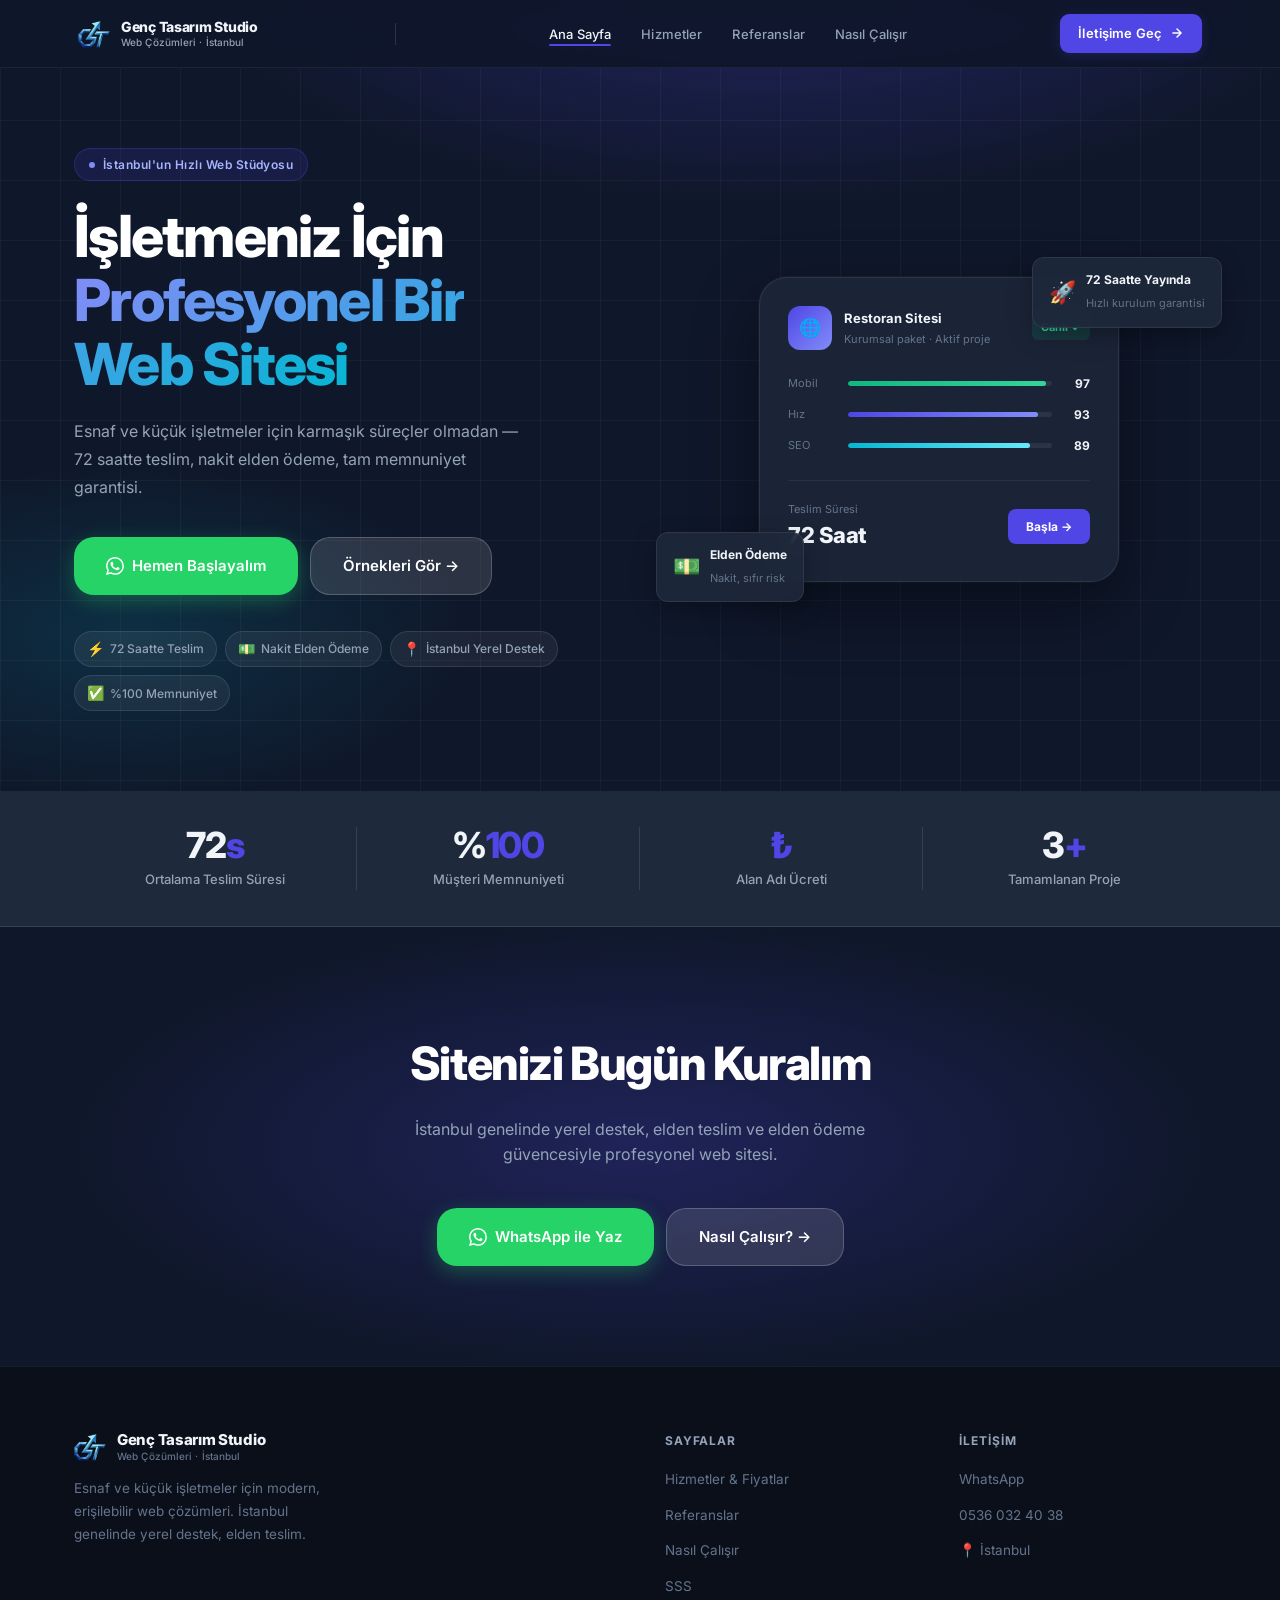
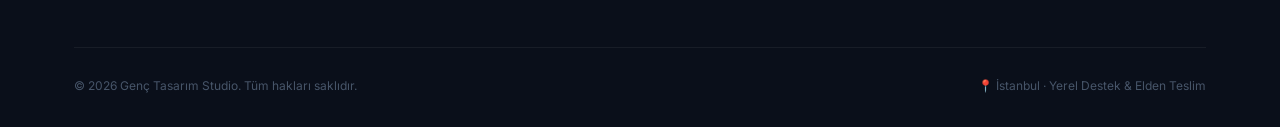
<file: index.html>
<!DOCTYPE html>
<html lang="tr">
<head>
  <meta charset="UTF-8"/>
  <meta name="viewport" content="width=device-width, initial-scale=1.0"/>
  <title>Genç Tasarım Studio | Profesyonel Web Tasarım İstanbul</title>
  <meta name="description" content="Esnaf ve küçük işletmeler için modern, hızlı ve uygun fiyatlı web siteleri. 72 saatte teslim, elden ödeme, İstanbul genelinde yerel destek."/>
  <meta name="google-site-verification" content="pBnDFkcJVhdK2CviImtxMLCGWLPEghedCFNo5Gbp8ew"/>
  <script type="application/ld+json">{"@context":"https://schema.org","@type":"LocalBusiness","name":"Genç Tasarım Studio","url":"https://genctasarim-studio.github.io/","telephone":"+905360324038","address":{"@type":"PostalAddress","addressLocality":"İstanbul","addressCountry":"TR"}}</script>
  <link rel="icon" type="image/png" href="images/favicon-yeni.png"/>
  <link rel="apple-touch-icon" href="images/favicon-yeni.png"/>
  <link rel="preconnect" href="https://fonts.googleapis.com"/>
  <link rel="preconnect" href="https://fonts.gstatic.com" crossorigin/>
  <link href="https://fonts.googleapis.com/css2?family=Inter:wght@400;500;600;700;800&display=swap" rel="stylesheet"/>
  <link rel="stylesheet" href="style.css"/>
</head>
<body class="dark" oncontextmenu="return false;">

<nav class="nav" role="navigation" aria-label="Ana menü">
  <div class="nav__inner">
    <a href="index.html" class="nav__logo" aria-label="Genç Tasarım Studio – Ana Sayfa">
      <img src="images/logo.png" alt="Genç Tasarım Studio logo" width="32" height="32"/>
      <div class="nav__logo-name">Genç Tasarım Studio<span>Web Çözümleri · İstanbul</span></div>
    </a>
    <div class="nav__sep" aria-hidden="true"></div>
    <ul class="nav__links" role="list">
      <li><a href="index.html" class="active">Ana Sayfa</a></li>
      <li><a href="hizmetler.html">Hizmetler</a></li>
      <li><a href="referanslar.html">Referanslar</a></li>
      <li><a href="nasil-calisir.html">Nasıl Çalışır</a></li>
    </ul>
    <div class="nav__right">
      <a href="https://wa.me/905360324038?text=Merhaba, web sitesi hakkında bilgi almak istiyorum." target="_blank" rel="noopener" class="btn btn--primary nav__cta-desktop">
        İletişime Geç
        <svg width="14" height="14" viewBox="0 0 24 24" fill="none" stroke="currentColor" stroke-width="2.5" stroke-linecap="round" stroke-linejoin="round" aria-hidden="true"><path d="M5 12h14M12 5l7 7-7 7"/></svg>
      </a>
      <button class="nav__hamburger" id="hamburger" aria-label="Menüyü aç/kapat"><span></span><span></span><span></span></button>
    </div>
  </div>
  <div class="nav__mobile" id="mobileMenu" role="menu">
    <a href="index.html" role="menuitem">Ana Sayfa</a>
    <a href="hizmetler.html" role="menuitem">Hizmetler</a>
    <a href="referanslar.html" role="menuitem">Referanslar</a>
    <a href="nasil-calisir.html" role="menuitem">Nasıl Çalışır</a>
    <a href="https://wa.me/905360324038" target="_blank" rel="noopener" class="mob-cta" role="menuitem">💬 WhatsApp ile Yaz</a>
  </div>
</nav>

<!-- HERO -->
<section class="hero" aria-label="Tanıtım">
  <div class="hero__inner container">
    <div class="reveal">
      <div class="hero__badge">
        <span class="hero__badge-dot"></span>
        İstanbul'un Hızlı Web Stüdyosu
      </div>
      <h1 class="hero__title">
        İşletmeniz İçin<br>
        <span class="grad">Profesyonel Bir<br>Web Sitesi</span>
      </h1>
      <p class="hero__sub">
        Esnaf ve küçük işletmeler için karmaşık süreçler olmadan — 72 saatte teslim, nakit elden ödeme, tam memnuniyet garantisi.
      </p>
      <div class="hero__actions">
        <a href="https://wa.me/905360324038?text=Merhaba, web sitesi yaptırmak istiyorum." target="_blank" rel="noopener" class="btn btn--wa btn--lg">
          <svg width="18" height="18" viewBox="0 0 16 16" fill="currentColor" aria-hidden="true"><path d="M13.601 2.326A7.85 7.85 0 0 0 7.994 0C3.627 0 .068 3.558.064 7.926c0 1.399.366 2.76 1.057 3.965L0 16l4.204-1.102a7.9 7.9 0 0 0 3.79.965h.004c4.368 0 7.926-3.558 7.93-7.93A7.9 7.9 0 0 0 13.6 2.326zM7.994 14.521a6.6 6.6 0 0 1-3.356-.92l-.24-.144-2.494.654.666-2.433-.156-.251a6.56 6.56 0 0 1-1.007-3.505c0-3.626 2.957-6.584 6.591-6.584a6.56 6.56 0 0 1 4.66 1.931 6.56 6.56 0 0 1 1.928 4.66c-.004 3.639-2.961 6.592-6.592 6.592m3.615-4.934c-.197-.099-1.17-.578-1.353-.646-.182-.065-.315-.099-.445.099-.133.197-.513.646-.627.775-.114.133-.232.148-.43.05-.197-.1-.836-.308-1.592-.985-.59-.525-.985-1.175-1.103-1.372-.114-.198-.011-.304.088-.403.087-.088.197-.232.296-.346.1-.114.133-.198.198-.33.065-.134.034-.248-.015-.347-.05-.099-.445-1.076-.612-1.47-.16-.389-.323-.335-.445-.34-.114-.007-.247-.007-.38-.007a.73.73 0 0 0-.529.247c-.182.198-.691.677-.691 1.654s.71 1.916.81 2.049c.098.133 1.394 2.132 3.383 2.992.47.205.84.326 1.129.418.475.152.904.129 1.246.08.38-.058 1.171-.48 1.338-.943.164-.464.164-.86.114-.943-.049-.084-.182-.133-.38-.232z"/></svg>
          Hemen Başlayalım
        </a>
        <a href="referanslar.html" class="btn btn--ghost btn--lg">Örnekleri Gör →</a>
      </div>
      <div class="hero__pills">
        <span class="hero__pill"><span class="hero__pill-icon">⚡</span>72 Saatte Teslim</span>
        <span class="hero__pill"><span class="hero__pill-icon">💵</span>Nakit Elden Ödeme</span>
        <span class="hero__pill"><span class="hero__pill-icon">📍</span>İstanbul Yerel Destek</span>
        <span class="hero__pill"><span class="hero__pill-icon">✅</span>%100 Memnuniyet</span>
      </div>
    </div>

    <div class="hero__visual reveal d2">
      <div class="hero__float hero__float--tl">
        <div class="fl__icon">🚀</div>
        <div class="fl__text"><strong>72 Saatte Yayında</strong><span>Hızlı kurulum garantisi</span></div>
      </div>
      <div class="hero__card">
        <div class="hcard__head">
          <div class="hcard__icon">🌐</div>
          <div><div class="hcard__label">Restoran Sitesi</div><div class="hcard__sub">Kurumsal paket · Aktif proje</div></div>
          <div class="hcard__badge">Canlı ✓</div>
        </div>
        <div class="hcard__scores">
          <div class="score__row"><span class="score__lbl">Mobil</span><div class="score__track"><div class="score__fill score__fill--green" style="width:97%"></div></div><span class="score__val">97</span></div>
          <div class="score__row"><span class="score__lbl">Hız</span><div class="score__track"><div class="score__fill" style="width:93%"></div></div><span class="score__val">93</span></div>
          <div class="score__row"><span class="score__lbl">SEO</span><div class="score__track"><div class="score__fill score__fill--cyan" style="width:89%"></div></div><span class="score__val">89</span></div>
        </div>
        <div class="hcard__divider"></div>
        <div class="hcard__footer">
          <div class="hcf__stat"><div class="lbl">Teslim Süresi</div><div class="val">72 Saat</div></div>
          <button class="hcard__btn" onclick="window.open('https://wa.me/905360324038','_blank')">Başla →</button>
        </div>
      </div>
      <div class="hero__float hero__float--br">
        <div class="fl__icon">💵</div>
        <div class="fl__text"><strong>Elden Ödeme</strong><span>Nakit, sıfır risk</span></div>
      </div>
    </div>
  </div>
</section>

<!-- STATS BAR -->
<div class="statsbar" aria-label="İstatistikler">
  <div class="statsbar__grid">
    <div class="stat__item reveal"><div class="stat__num">72<em>s</em></div><div class="stat__lbl">Ortalama Teslim Süresi</div></div>
    <div class="stat__item reveal d1"><div class="stat__num">%<em>100</em></div><div class="stat__lbl">Müşteri Memnuniyeti</div></div>
    <div class="stat__item reveal d2"><div class="stat__num"><em>₺</em></div><div class="stat__lbl">Alan Adı Ücreti</div></div>
    <div class="stat__item reveal d3"><div class="stat__num">3<em>+</em></div><div class="stat__lbl">Tamamlanan Proje</div></div>
  </div>
</div>

<!-- CTA BANNER -->
<div class="cta-banner" aria-labelledby="cta-title">
  <div class="container cta-banner__inner">
    <div class="reveal">
      <h2 id="cta-title">Sitenizi Bugün Kuralım</h2>
      <p>İstanbul genelinde yerel destek, elden teslim ve elden ödeme güvencesiyle profesyonel web sitesi.</p>
      <div class="cta-banner__btns">
        <a href="https://wa.me/905360324038?text=Merhaba, web sitesi yaptırmak istiyorum." target="_blank" rel="noopener" class="btn btn--wa btn--lg">
          <svg width="18" height="18" viewBox="0 0 16 16" fill="currentColor" aria-hidden="true"><path d="M13.601 2.326A7.85 7.85 0 0 0 7.994 0C3.627 0 .068 3.558.064 7.926c0 1.399.366 2.76 1.057 3.965L0 16l4.204-1.102a7.9 7.9 0 0 0 3.79.965h.004c4.368 0 7.926-3.558 7.93-7.93A7.9 7.9 0 0 0 13.6 2.326zM7.994 14.521a6.6 6.6 0 0 1-3.356-.92l-.24-.144-2.494.654.666-2.433-.156-.251a6.56 6.56 0 0 1-1.007-3.505c0-3.626 2.957-6.584 6.591-6.584a6.56 6.56 0 0 1 4.66 1.931 6.56 6.56 0 0 1 1.928 4.66c-.004 3.639-2.961 6.592-6.592 6.592m3.615-4.934c-.197-.099-1.17-.578-1.353-.646-.182-.065-.315-.099-.445.099-.133.197-.513.646-.627.775-.114.133-.232.148-.43.05-.197-.1-.836-.308-1.592-.985-.59-.525-.985-1.175-1.103-1.372-.114-.198-.011-.304.088-.403.087-.088.197-.232.296-.346.1-.114.133-.198.198-.33.065-.134.034-.248-.015-.347-.05-.099-.445-1.076-.612-1.47-.16-.389-.323-.335-.445-.34-.114-.007-.247-.007-.38-.007a.73.73 0 0 0-.529.247c-.182.198-.691.677-.691 1.654s.71 1.916.81 2.049c.098.133 1.394 2.132 3.383 2.992.47.205.84.326 1.129.418.475.152.904.129 1.246.08.38-.058 1.171-.48 1.338-.943.164-.464.164-.86.114-.943-.049-.084-.182-.133-.38-.232z"/></svg>
          WhatsApp ile Yaz
        </a>
        <a href="nasil-calisir.html" class="btn btn--ghost btn--lg">Nasıl Çalışır? →</a>
      </div>
    </div>
  </div>
</div>

<!-- FOOTER -->
<footer role="contentinfo">
  <div class="ft__inner">
    <div class="ft__top">
      <div class="ft__brand">
        <a href="index.html" class="nav__logo"><img src="images/logo.png" alt="" width="34" height="34"/><div class="nav__logo-name">Genç Tasarım Studio<span>Web Çözümleri · İstanbul</span></div></a>
        <p class="ft__brand-text">Esnaf ve küçük işletmeler için modern, erişilebilir web çözümleri. İstanbul genelinde yerel destek, elden teslim.</p>
      </div>
      <div class="ft__col"><h5>Sayfalar</h5><ul><li><a href="hizmetler.html">Hizmetler & Fiyatlar</a></li><li><a href="referanslar.html">Referanslar</a></li><li><a href="nasil-calisir.html">Nasıl Çalışır</a></li><li><a href="nasil-calisir.html#sss">SSS</a></li></ul></div>
      <div class="ft__col"><h5>İletişim</h5><ul><li><a href="https://wa.me/905360324038" target="_blank" rel="noopener">WhatsApp</a></li><li><a href="tel:+905360324038">0536 032 40 38</a></li><li><a href="#">📍 İstanbul</a></li></ul></div>
    </div>
    <div class="ft__divider"></div>
    <div class="ft__bottom">
      <p class="ft__copy">© 2026 Genç Tasarım Studio. Tüm hakları saklıdır.</p>
      <div class="ft__loc">📍 İstanbul · Yerel Destek &amp; Elden Teslim</div>
    </div>
  </div>
</footer>


<script src="script.js"></script>
</body>
</html>
</file>
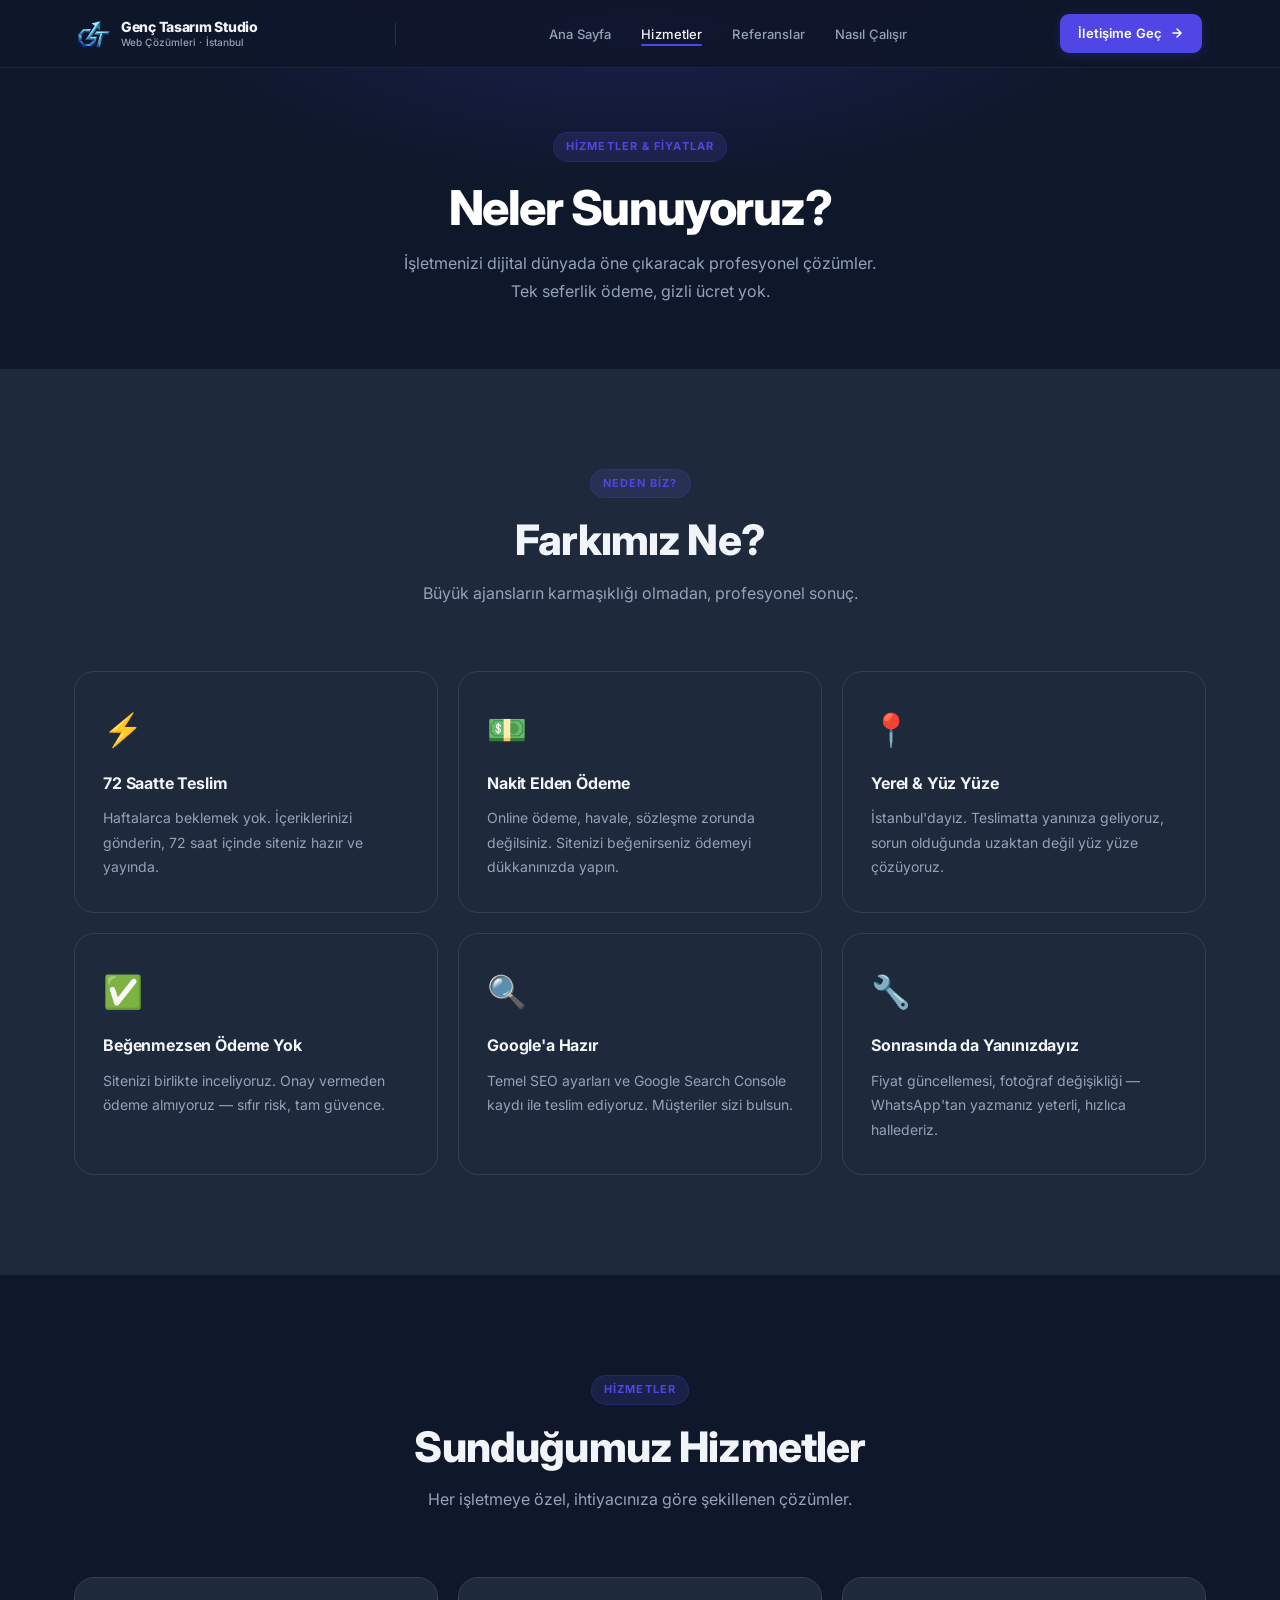
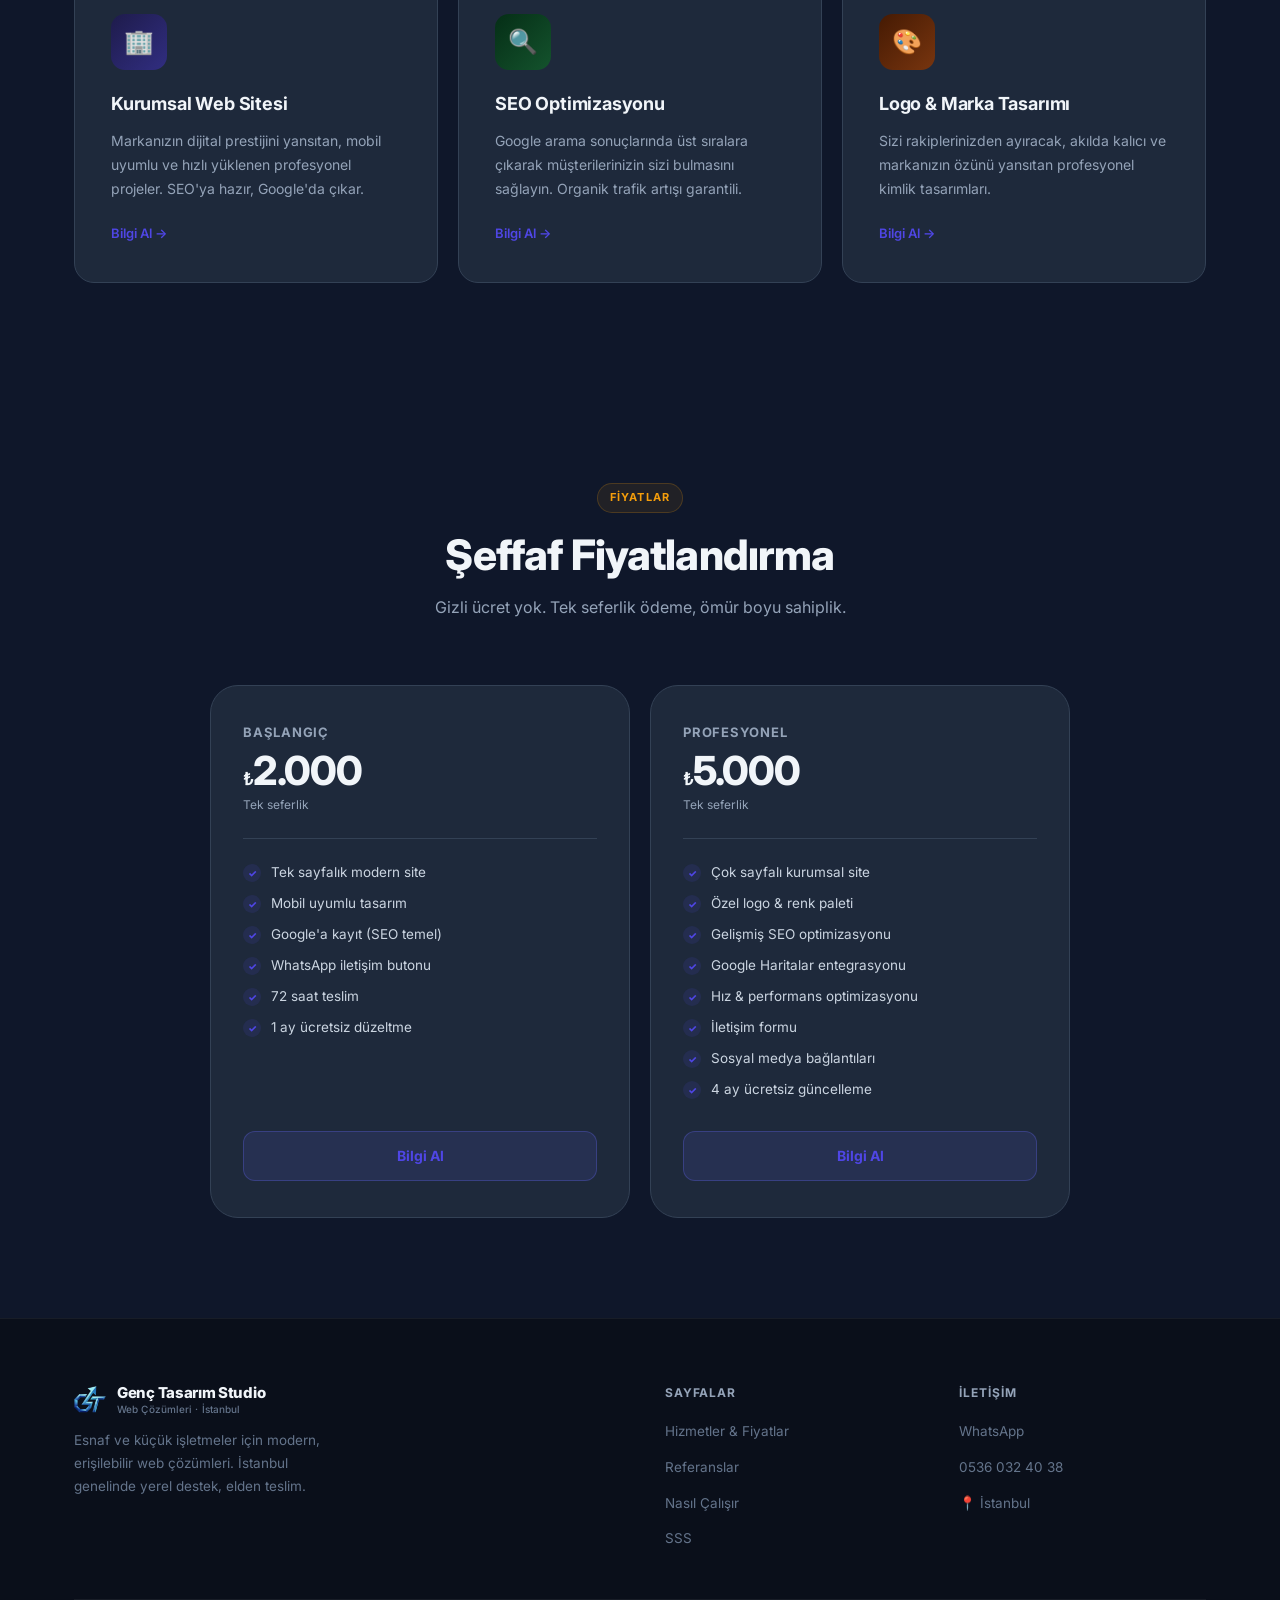
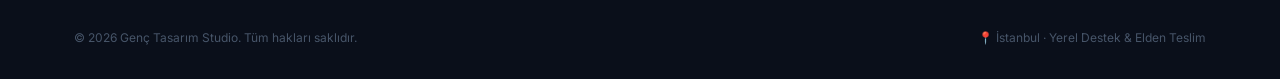
<file: hizmetler.html>
<!DOCTYPE html>
<html lang="tr">
<head>
  <meta charset="UTF-8"/>
  <meta name="viewport" content="width=device-width, initial-scale=1.0"/>
  <title>Hizmetler & Fiyatlar | Genç Tasarım Studio</title>
  <meta name="description" content="Web tasarım hizmetlerimiz ve fiyatlarımız. Kurumsal site, e-ticaret, SEO, logo tasarımı. Tek seferlik ödeme, gizli ücret yok."/>
  <link rel="icon" type="image/png" href="images/favicon-yeni.png"/>
  <link rel="preconnect" href="https://fonts.googleapis.com"/>
  <link rel="preconnect" href="https://fonts.gstatic.com" crossorigin/>
  <link href="https://fonts.googleapis.com/css2?family=Inter:wght@400;500;600;700;800&display=swap" rel="stylesheet"/>
  <link rel="stylesheet" href="style.css"/>
</head>
<body class="dark" oncontextmenu="return false;">

<nav class="nav" role="navigation" aria-label="Ana menü">
  <div class="nav__inner">
    <a href="index.html" class="nav__logo" aria-label="Genç Tasarım Studio – Ana Sayfa">
      <img src="images/logo.png" alt="Genç Tasarım Studio logo" width="32" height="32"/>
      <div class="nav__logo-name">Genç Tasarım Studio<span>Web Çözümleri · İstanbul</span></div>
    </a>
    <div class="nav__sep" aria-hidden="true"></div>
    <ul class="nav__links" role="list">
      <li><a href="index.html">Ana Sayfa</a></li>
      <li><a href="hizmetler.html" class="active">Hizmetler</a></li>
      <li><a href="referanslar.html">Referanslar</a></li>
      <li><a href="nasil-calisir.html">Nasıl Çalışır</a></li>
    </ul>
    <div class="nav__right">
      <a href="https://wa.me/905360324038?text=Merhaba, web sitesi hakkında bilgi almak istiyorum." target="_blank" rel="noopener" class="btn btn--primary nav__cta-desktop">
        İletişime Geç
        <svg width="14" height="14" viewBox="0 0 24 24" fill="none" stroke="currentColor" stroke-width="2.5" stroke-linecap="round" stroke-linejoin="round" aria-hidden="true"><path d="M5 12h14M12 5l7 7-7 7"/></svg>
      </a>
      <button class="nav__hamburger" id="hamburger" aria-label="Menüyü aç/kapat"><span></span><span></span><span></span></button>
    </div>
  </div>
  <div class="nav__mobile" id="mobileMenu" role="menu">
    <a href="index.html" role="menuitem">Ana Sayfa</a>
    <a href="hizmetler.html" role="menuitem">Hizmetler</a>
    <a href="referanslar.html" role="menuitem">Referanslar</a>
    <a href="nasil-calisir.html" role="menuitem">Nasıl Çalışır</a>
    <a href="https://wa.me/905360324038" target="_blank" rel="noopener" class="mob-cta" role="menuitem">💬 WhatsApp ile Yaz</a>
  </div>
</nav>

<!-- PAGE HERO -->
<div class="page-hero">
  <div class="container">
    <div class="page-hero__inner reveal">
      <div class="tag">Hizmetler & Fiyatlar</div>
      <h1 class="page-hero__title">Neler Sunuyoruz?</h1>
      <p class="page-hero__sub">İşletmenizi dijital dünyada öne çıkaracak profesyonel çözümler. Tek seferlik ödeme, gizli ücret yok.</p>
    </div>
  </div>
</div>

<!-- NEDEN BİZ -->
<section class="section section--white why-us" id="neden-biz" aria-labelledby="why-title">
  <div class="container">
    <div class="sec-header reveal">
      <div class="tag">Neden Biz?</div>
      <h2 class="sec-title" id="why-title">Farkımız Ne?</h2>
      <p class="sec-sub">Büyük ajansların karmaşıklığı olmadan, profesyonel sonuç.</p>
    </div>
    <div class="why-grid">
      <div class="why-card reveal d1">
        <div class="why-icon">⚡</div>
        <h3>72 Saatte Teslim</h3>
        <p>Haftalarca beklemek yok. İçeriklerinizi gönderin, 72 saat içinde siteniz hazır ve yayında.</p>
      </div>
      <div class="why-card reveal d2">
        <div class="why-icon">💵</div>
        <h3>Nakit Elden Ödeme</h3>
        <p>Online ödeme, havale, sözleşme zorunda değilsiniz. Sitenizi beğenirseniz ödemeyi dükkanınızda yapın.</p>
      </div>
      <div class="why-card reveal d3">
        <div class="why-icon">📍</div>
        <h3>Yerel & Yüz Yüze</h3>
        <p>İstanbul'dayız. Teslimatta yanınıza geliyoruz, sorun olduğunda uzaktan değil yüz yüze çözüyoruz.</p>
      </div>
      <div class="why-card reveal d1">
        <div class="why-icon">✅</div>
        <h3>Beğenmezsen Ödeme Yok</h3>
        <p>Sitenizi birlikte inceliyoruz. Onay vermeden ödeme almıyoruz — sıfır risk, tam güvence.</p>
      </div>
      <div class="why-card reveal d2">
        <div class="why-icon">🔍</div>
        <h3>Google'a Hazır</h3>
        <p>Temel SEO ayarları ve Google Search Console kaydı ile teslim ediyoruz. Müşteriler sizi bulsun.</p>
      </div>
      <div class="why-card reveal d3">
        <div class="why-icon">🔧</div>
        <h3>Sonrasında da Yanınızdayız</h3>
        <p>Fiyat güncellemesi, fotoğraf değişikliği — WhatsApp'tan yazmanız yeterli, hızlıca hallederiz.</p>
      </div>
    </div>
  </div>
</section>

<!-- HİZMETLER -->
<section class="section section--gray services" id="hizmetler" aria-labelledby="svc-title">
  <div class="container">
    <div class="sec-header reveal">
      <div class="tag">Hizmetler</div>
      <h2 class="sec-title" id="svc-title">Sunduğumuz Hizmetler</h2>
      <p class="sec-sub">Her işletmeye özel, ihtiyacınıza göre şekillenen çözümler.</p>
    </div>
    <div class="svc-grid">
      <div class="svc-card reveal d1">
        <div class="svc-icon" style="background:linear-gradient(135deg,#1e1b4b,#312e81)">🏢</div>
        <h3>Kurumsal Web Sitesi</h3>
        <p>Markanızın dijital prestijini yansıtan, mobil uyumlu ve hızlı yüklenen profesyonel projeler. SEO'ya hazır, Google'da çıkar.</p>
        <a href="https://wa.me/905360324038?text=Kurumsal Web Sitesi hakkında bilgi almak istiyorum." target="_blank" rel="noopener" class="svc-link">Bilgi Al →</a>
      </div>
      <div class="svc-card reveal d2">
        <div class="svc-icon" style="background:linear-gradient(135deg,#052e16,#14532d)">🔍</div>
        <h3>SEO Optimizasyonu</h3>
        <p>Google arama sonuçlarında üst sıralara çıkarak müşterilerinizin sizi bulmasını sağlayın. Organik trafik artışı garantili.</p>
        <a href="https://wa.me/905360324038?text=SEO hakkında bilgi almak istiyorum." target="_blank" rel="noopener" class="svc-link">Bilgi Al →</a>
      </div>
      <div class="svc-card reveal d3">
        <div class="svc-icon" style="background:linear-gradient(135deg,#451a03,#78350f)">🎨</div>
        <h3>Logo & Marka Tasarımı</h3>
        <p>Sizi rakiplerinizden ayıracak, akılda kalıcı ve markanızın özünü yansıtan profesyonel kimlik tasarımları.</p>
        <a href="https://wa.me/905360324038?text=Logo Tasarımı hakkında bilgi almak istiyorum." target="_blank" rel="noopener" class="svc-link">Bilgi Al →</a>
      </div>
    </div>
  </div>
</section>

<!-- FİYATLAR -->
<section class="section section--white pricing" id="fiyatlar" aria-labelledby="price-title">
  <div class="container">
    <div class="sec-header reveal">
      <div class="tag amber">Fiyatlar</div>
      <h2 class="sec-title" id="price-title">Şeffaf Fiyatlandırma</h2>
      <p class="sec-sub">Gizli ücret yok. Tek seferlik ödeme, ömür boyu sahiplik.</p>
    </div>
    <div class="pricing__grid">
      <div class="price-card reveal d1">
        <div class="price-card__name">Başlangıç</div>
        <div class="price-card__price"><small>₺</small>2.000</div>
        <div class="price-card__note">Tek seferlik</div>
        <div class="price-card__divider"></div>
        <ul class="price-card__features">
          <li>Tek sayfalık modern site</li>
          <li>Mobil uyumlu tasarım</li>
          <li>Google'a kayıt (SEO temel)</li>
          <li>WhatsApp iletişim butonu</li>
          <li>72 saat teslim</li>
          <li>1 ay ücretsiz düzeltme</li>
        </ul>
        <a href="https://wa.me/905360324038?text=Başlangıç paket hakkında bilgi almak istiyorum." target="_blank" rel="noopener" class="price-btn price-btn--default">Bilgi Al</a>
      </div>
      <div class="price-card reveal d2">
        <div class="price-card__name">Profesyonel</div>
        <div class="price-card__price"><small>₺</small>5.000</div>
        <div class="price-card__note">Tek seferlik</div>
        <div class="price-card__divider"></div>
        <ul class="price-card__features">
          <li>Çok sayfalı kurumsal site</li>
          <li>Özel logo & renk paleti</li>
          <li>Gelişmiş SEO optimizasyonu</li>
          <li>Google Haritalar entegrasyonu</li>
          <li>Hız & performans optimizasyonu</li>
          <li>İletişim formu</li>
          <li>Sosyal medya bağlantıları</li>
          <li>4 ay ücretsiz güncelleme</li>
        </ul>
        <a href="https://wa.me/905360324038?text=Profesyonel paket hakkında bilgi almak istiyorum." target="_blank" rel="noopener" class="price-btn price-btn--default">Bilgi Al</a>
      </div>
    </div>
  </div>
</section>

<!-- FOOTER -->
<footer role="contentinfo">
  <div class="ft__inner">
    <div class="ft__top">
      <div class="ft__brand">
        <a href="index.html" class="nav__logo"><img src="images/logo.png" alt="" width="34" height="34"/><div class="nav__logo-name">Genç Tasarım Studio<span>Web Çözümleri · İstanbul</span></div></a>
        <p class="ft__brand-text">Esnaf ve küçük işletmeler için modern, erişilebilir web çözümleri. İstanbul genelinde yerel destek, elden teslim.</p>
      </div>
      <div class="ft__col"><h5>Sayfalar</h5><ul><li><a href="hizmetler.html">Hizmetler & Fiyatlar</a></li><li><a href="referanslar.html">Referanslar</a></li><li><a href="nasil-calisir.html">Nasıl Çalışır</a></li><li><a href="nasil-calisir.html#sss">SSS</a></li></ul></div>
      <div class="ft__col"><h5>İletişim</h5><ul><li><a href="https://wa.me/905360324038" target="_blank" rel="noopener">WhatsApp</a></li><li><a href="tel:+905360324038">0536 032 40 38</a></li><li><a href="#">📍 İstanbul</a></li></ul></div>
    </div>
    <div class="ft__divider"></div>
    <div class="ft__bottom">
      <p class="ft__copy">© 2026 Genç Tasarım Studio. Tüm hakları saklıdır.</p>
      <div class="ft__loc">📍 İstanbul · Yerel Destek &amp; Elden Teslim</div>
    </div>
  </div>
</footer>


<script src="script.js"></script>
</body>
</html>
</file>
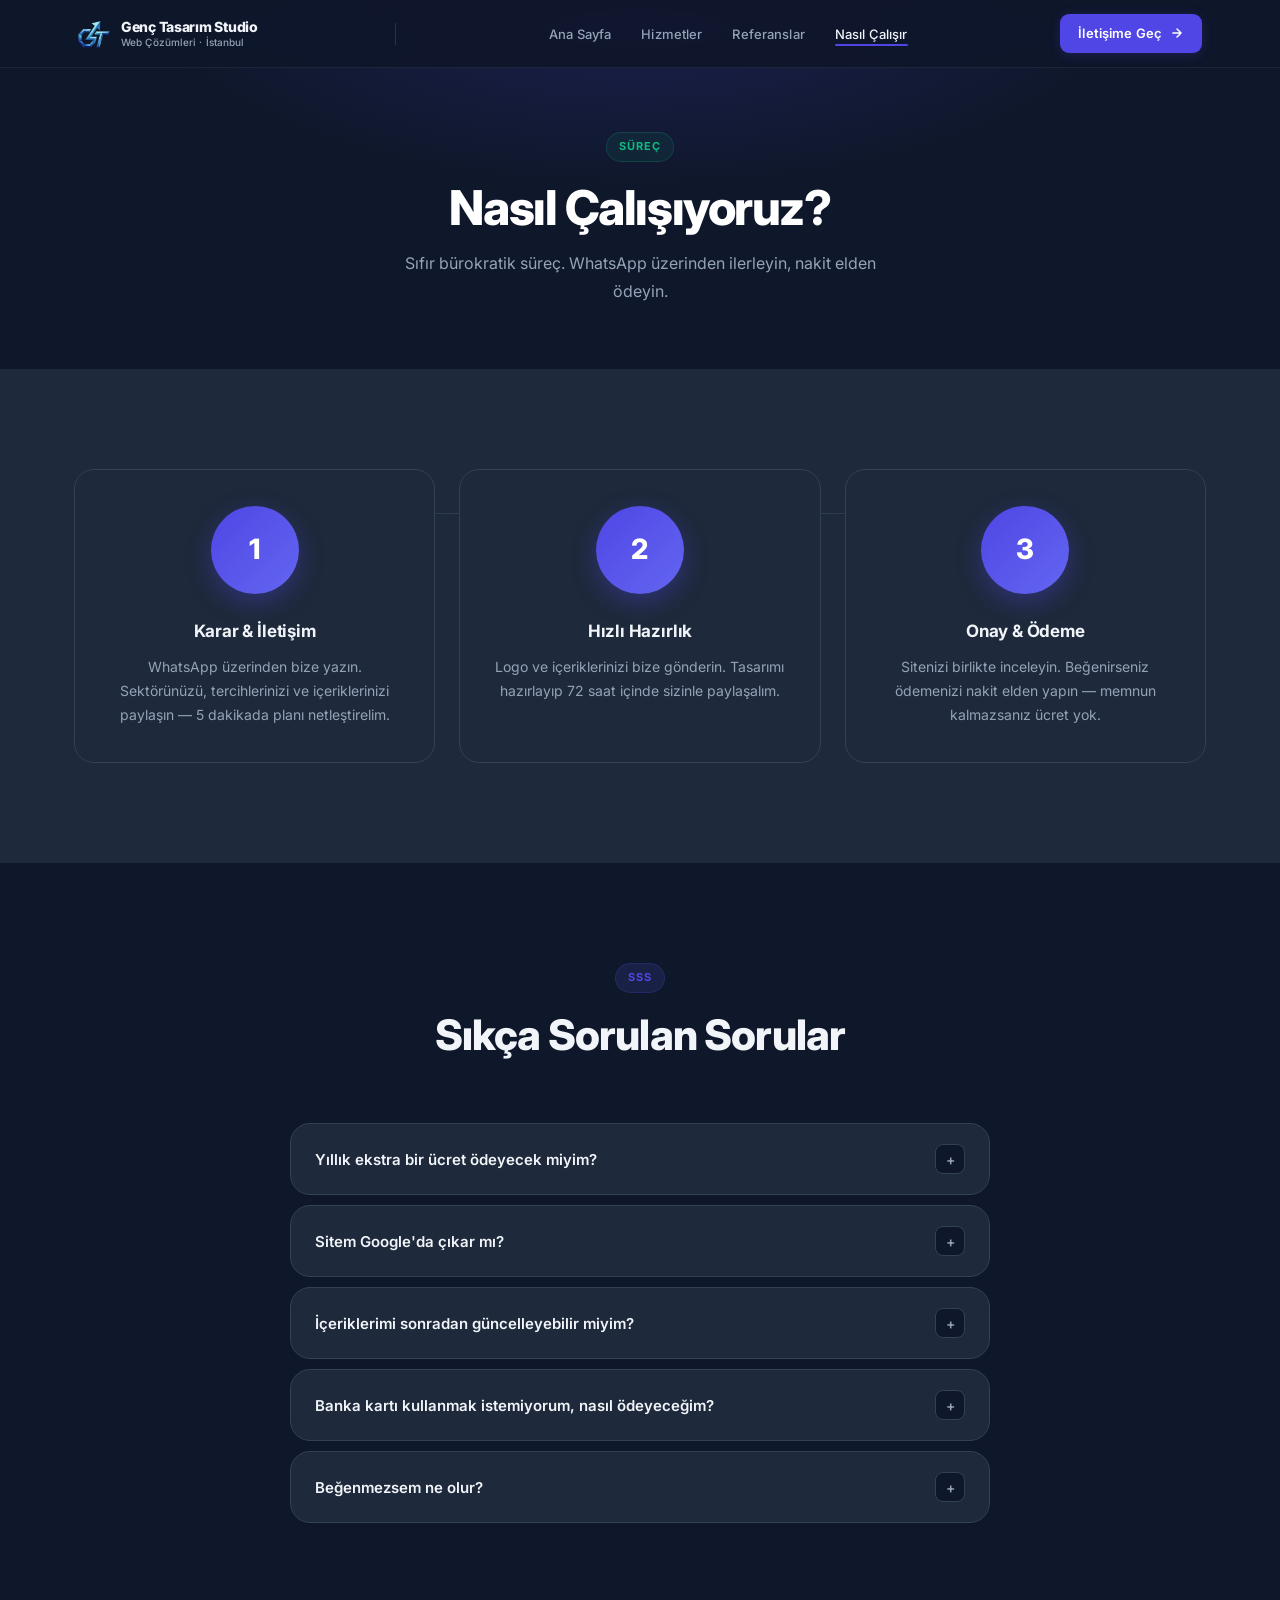
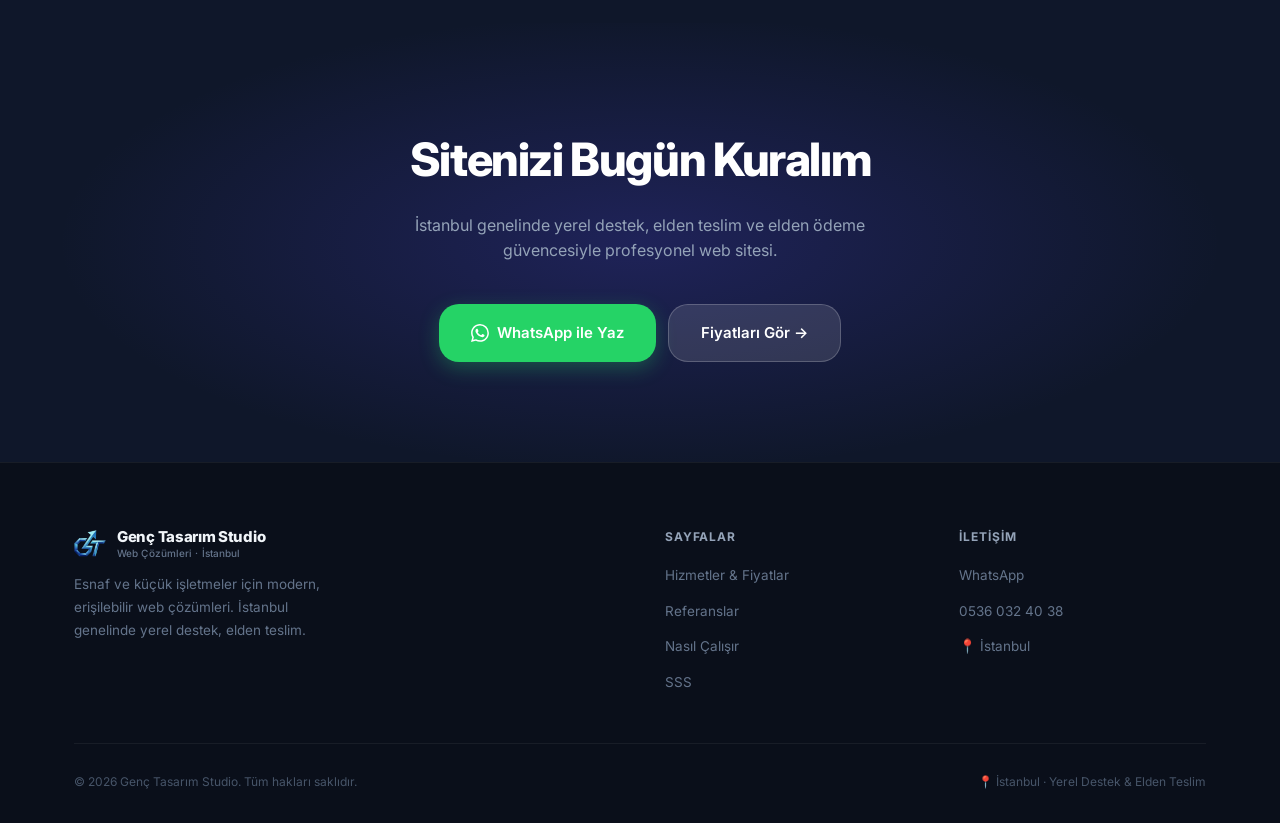
<file: nasil-calisir.html>
<!DOCTYPE html>
<html lang="tr">
<head>
  <meta charset="UTF-8"/>
  <meta name="viewport" content="width=device-width, initial-scale=1.0"/>
  <title>Nasıl Çalışır & SSS | Genç Tasarım Studio</title>
  <meta name="description" content="Web sitesi yaptırma süreci ve sıkça sorulan sorular. 3 adımda sitenizi hazırlayın, nakit elden ödeyin."/>
  <link rel="icon" type="image/png" href="images/favicon-yeni.png"/>
  <link rel="preconnect" href="https://fonts.googleapis.com"/>
  <link rel="preconnect" href="https://fonts.gstatic.com" crossorigin/>
  <link href="https://fonts.googleapis.com/css2?family=Inter:wght@400;500;600;700;800&display=swap" rel="stylesheet"/>
  <link rel="stylesheet" href="style.css"/>
</head>
<body class="dark" oncontextmenu="return false;">

<nav class="nav" role="navigation" aria-label="Ana menü">
  <div class="nav__inner">
    <a href="index.html" class="nav__logo" aria-label="Genç Tasarım Studio – Ana Sayfa">
      <img src="images/logo.png" alt="Genç Tasarım Studio logo" width="32" height="32"/>
      <div class="nav__logo-name">Genç Tasarım Studio<span>Web Çözümleri · İstanbul</span></div>
    </a>
    <div class="nav__sep" aria-hidden="true"></div>
    <ul class="nav__links" role="list">
      <li><a href="index.html">Ana Sayfa</a></li>
      <li><a href="hizmetler.html">Hizmetler</a></li>
      <li><a href="referanslar.html">Referanslar</a></li>
      <li><a href="nasil-calisir.html" class="active">Nasıl Çalışır</a></li>
    </ul>
    <div class="nav__right">
      <a href="https://wa.me/905360324038?text=Merhaba, web sitesi hakkında bilgi almak istiyorum." target="_blank" rel="noopener" class="btn btn--primary nav__cta-desktop">
        İletişime Geç
        <svg width="14" height="14" viewBox="0 0 24 24" fill="none" stroke="currentColor" stroke-width="2.5" stroke-linecap="round" stroke-linejoin="round" aria-hidden="true"><path d="M5 12h14M12 5l7 7-7 7"/></svg>
      </a>
      <button class="nav__hamburger" id="hamburger" aria-label="Menüyü aç/kapat"><span></span><span></span><span></span></button>
    </div>
  </div>
  <div class="nav__mobile" id="mobileMenu" role="menu">
    <a href="index.html" role="menuitem">Ana Sayfa</a>
    <a href="hizmetler.html" role="menuitem">Hizmetler</a>
    <a href="referanslar.html" role="menuitem">Referanslar</a>
    <a href="nasil-calisir.html" role="menuitem">Nasıl Çalışır</a>
    <a href="https://wa.me/905360324038" target="_blank" rel="noopener" class="mob-cta" role="menuitem">💬 WhatsApp ile Yaz</a>
  </div>
</nav>

<!-- PAGE HERO -->
<div class="page-hero">
  <div class="container">
    <div class="page-hero__inner reveal">
      <div class="tag green">Süreç</div>
      <h1 class="page-hero__title">Nasıl Çalışıyoruz?</h1>
      <p class="page-hero__sub">Sıfır bürokratik süreç. WhatsApp üzerinden ilerleyin, nakit elden ödeyin.</p>
    </div>
  </div>
</div>

<!-- SÜREÇ -->
<section class="section section--white process" aria-labelledby="proc-title">
  <div class="container">
    <div class="proc-grid">
      <div class="proc-card reveal d1">
        <div class="proc-num">1</div>
        <h3>Karar & İletişim</h3>
        <p>WhatsApp üzerinden bize yazın. Sektörünüzü, tercihlerinizi ve içeriklerinizi paylaşın — 5 dakikada planı netleştirelim.</p>
      </div>
      <div class="proc-card reveal d2">
        <div class="proc-num">2</div>
        <h3>Hızlı Hazırlık</h3>
        <p>Logo ve içeriklerinizi bize gönderin. Tasarımı hazırlayıp 72 saat içinde sizinle paylaşalım.</p>
      </div>
      <div class="proc-card reveal d3">
        <div class="proc-num">3</div>
        <h3>Onay & Ödeme</h3>
        <p>Sitenizi birlikte inceleyin. Beğenirseniz ödemenizi nakit elden yapın — memnun kalmazsanız ücret yok.</p>
      </div>
    </div>
  </div>
</section>

<!-- SSS -->
<section class="section section--gray" id="sss" aria-labelledby="faq-title">
  <div class="container">
    <div class="sec-header reveal">
      <div class="tag">SSS</div>
      <h2 class="sec-title" id="faq-title">Sıkça Sorulan Sorular</h2>
    </div>
    <div class="faq__list" role="list">

      <div class="faq__item reveal" role="listitem">
        <button class="faq__q" aria-expanded="false">
          Yıllık ekstra bir ücret ödeyecek miyim?
          <span class="faq__icon" aria-hidden="true">+</span>
        </button>
        <div class="faq__a">
          Tasarım için tek seferlik ödeme yaparsınız. Bunun dışında sadece alan adı (domain) için yılda küçük bir teknik altyapı bedeli ödenir — bu ücret doğrudan kayıt şirketine gider, bize değil.
        </div>
      </div>

      <div class="faq__item reveal d1" role="listitem">
        <button class="faq__q" aria-expanded="false">
          Sitem Google'da çıkar mı?
          <span class="faq__icon" aria-hidden="true">+</span>
        </button>
        <div class="faq__a">
          Evet. Tüm sitelerimizi Google Search Console'a kayıt ederek temel SEO ayarlarıyla teslim ediyoruz. Müşterileriniz adınızı veya hizmetinizi aradığında sizi bulabilir.
        </div>
      </div>

      <div class="faq__item reveal d2" role="listitem">
        <button class="faq__q" aria-expanded="false">
          İçeriklerimi sonradan güncelleyebilir miyim?
          <span class="faq__icon" aria-hidden="true">+</span>
        </button>
        <div class="faq__a">
          Kesinlikle. Fiyat, menü veya fotoğraf değişikliği için WhatsApp'tan yazmanız yeterli. Paketinize göre belirli süre içinde ücretsiz güncelleme yapıyoruz.
        </div>
      </div>

      <div class="faq__item reveal d3" role="listitem">
        <button class="faq__q" aria-expanded="false">
          Banka kartı kullanmak istemiyorum, nasıl ödeyeceğim?
          <span class="faq__icon" aria-hidden="true">+</span>
        </button>
        <div class="faq__a">
          Hiç dert etmeyin. İş bitiminde size geliyoruz ve ödemenizi dükkanınızda nakit elden yapıyorsunuz. Online ödeme zorunluluğu yok.
        </div>
      </div>

      <div class="faq__item reveal d4" role="listitem">
        <button class="faq__q" aria-expanded="false">
          Beğenmezsem ne olur?
          <span class="faq__icon" aria-hidden="true">+</span>
        </button>
        <div class="faq__a">
          Siteyi birlikte inceliyoruz ve sizden onay aldıktan sonra ödeme alıyoruz. Beğenmezseniz değişiklik yapıyoruz; yine de memnun kalmazsanız herhangi bir ücret ödemiyorsunuz.
        </div>
      </div>

    </div>
  </div>
</section>

<!-- CTA BANNER -->
<div class="cta-banner" aria-labelledby="cta-title">
  <div class="container cta-banner__inner">
    <div class="reveal">
      <h2 id="cta-title">Sitenizi Bugün Kuralım</h2>
      <p>İstanbul genelinde yerel destek, elden teslim ve elden ödeme güvencesiyle profesyonel web sitesi.</p>
      <div class="cta-banner__btns">
        <a href="https://wa.me/905360324038?text=Merhaba, web sitesi yaptırmak istiyorum." target="_blank" rel="noopener" class="btn btn--wa btn--lg">
          <svg width="18" height="18" viewBox="0 0 16 16" fill="currentColor" aria-hidden="true"><path d="M13.601 2.326A7.85 7.85 0 0 0 7.994 0C3.627 0 .068 3.558.064 7.926c0 1.399.366 2.76 1.057 3.965L0 16l4.204-1.102a7.9 7.9 0 0 0 3.79.965h.004c4.368 0 7.926-3.558 7.93-7.93A7.9 7.9 0 0 0 13.6 2.326zM7.994 14.521a6.6 6.6 0 0 1-3.356-.92l-.24-.144-2.494.654.666-2.433-.156-.251a6.56 6.56 0 0 1-1.007-3.505c0-3.626 2.957-6.584 6.591-6.584a6.56 6.56 0 0 1 4.66 1.931 6.56 6.56 0 0 1 1.928 4.66c-.004 3.639-2.961 6.592-6.592 6.592m3.615-4.934c-.197-.099-1.17-.578-1.353-.646-.182-.065-.315-.099-.445.099-.133.197-.513.646-.627.775-.114.133-.232.148-.43.05-.197-.1-.836-.308-1.592-.985-.59-.525-.985-1.175-1.103-1.372-.114-.198-.011-.304.088-.403.087-.088.197-.232.296-.346.1-.114.133-.198.198-.33.065-.134.034-.248-.015-.347-.05-.099-.445-1.076-.612-1.47-.16-.389-.323-.335-.445-.34-.114-.007-.247-.007-.38-.007a.73.73 0 0 0-.529.247c-.182.198-.691.677-.691 1.654s.71 1.916.81 2.049c.098.133 1.394 2.132 3.383 2.992.47.205.84.326 1.129.418.475.152.904.129 1.246.08.38-.058 1.171-.48 1.338-.943.164-.464.164-.86.114-.943-.049-.084-.182-.133-.38-.232z"/></svg>
          WhatsApp ile Yaz
        </a>
        <a href="hizmetler.html#fiyatlar" class="btn btn--ghost btn--lg">Fiyatları Gör →</a>
      </div>
    </div>
  </div>
</div>

<!-- FOOTER -->
<footer role="contentinfo">
  <div class="ft__inner">
    <div class="ft__top">
      <div class="ft__brand">
        <a href="index.html" class="nav__logo"><img src="images/logo.png" alt="" width="34" height="34"/><div class="nav__logo-name">Genç Tasarım Studio<span>Web Çözümleri · İstanbul</span></div></a>
        <p class="ft__brand-text">Esnaf ve küçük işletmeler için modern, erişilebilir web çözümleri. İstanbul genelinde yerel destek, elden teslim.</p>
      </div>
      <div class="ft__col"><h5>Sayfalar</h5><ul><li><a href="hizmetler.html">Hizmetler & Fiyatlar</a></li><li><a href="referanslar.html">Referanslar</a></li><li><a href="nasil-calisir.html">Nasıl Çalışır</a></li><li><a href="nasil-calisir.html#sss">SSS</a></li></ul></div>
      <div class="ft__col"><h5>İletişim</h5><ul><li><a href="https://wa.me/905360324038" target="_blank" rel="noopener">WhatsApp</a></li><li><a href="tel:+905360324038">0536 032 40 38</a></li><li><a href="#">📍 İstanbul</a></li></ul></div>
    </div>
    <div class="ft__divider"></div>
    <div class="ft__bottom">
      <p class="ft__copy">© 2026 Genç Tasarım Studio. Tüm hakları saklıdır.</p>
      <div class="ft__loc">📍 İstanbul · Yerel Destek &amp; Elden Teslim</div>
    </div>
  </div>
</footer>


<script src="script.js"></script>
</body>
</html>
</file>
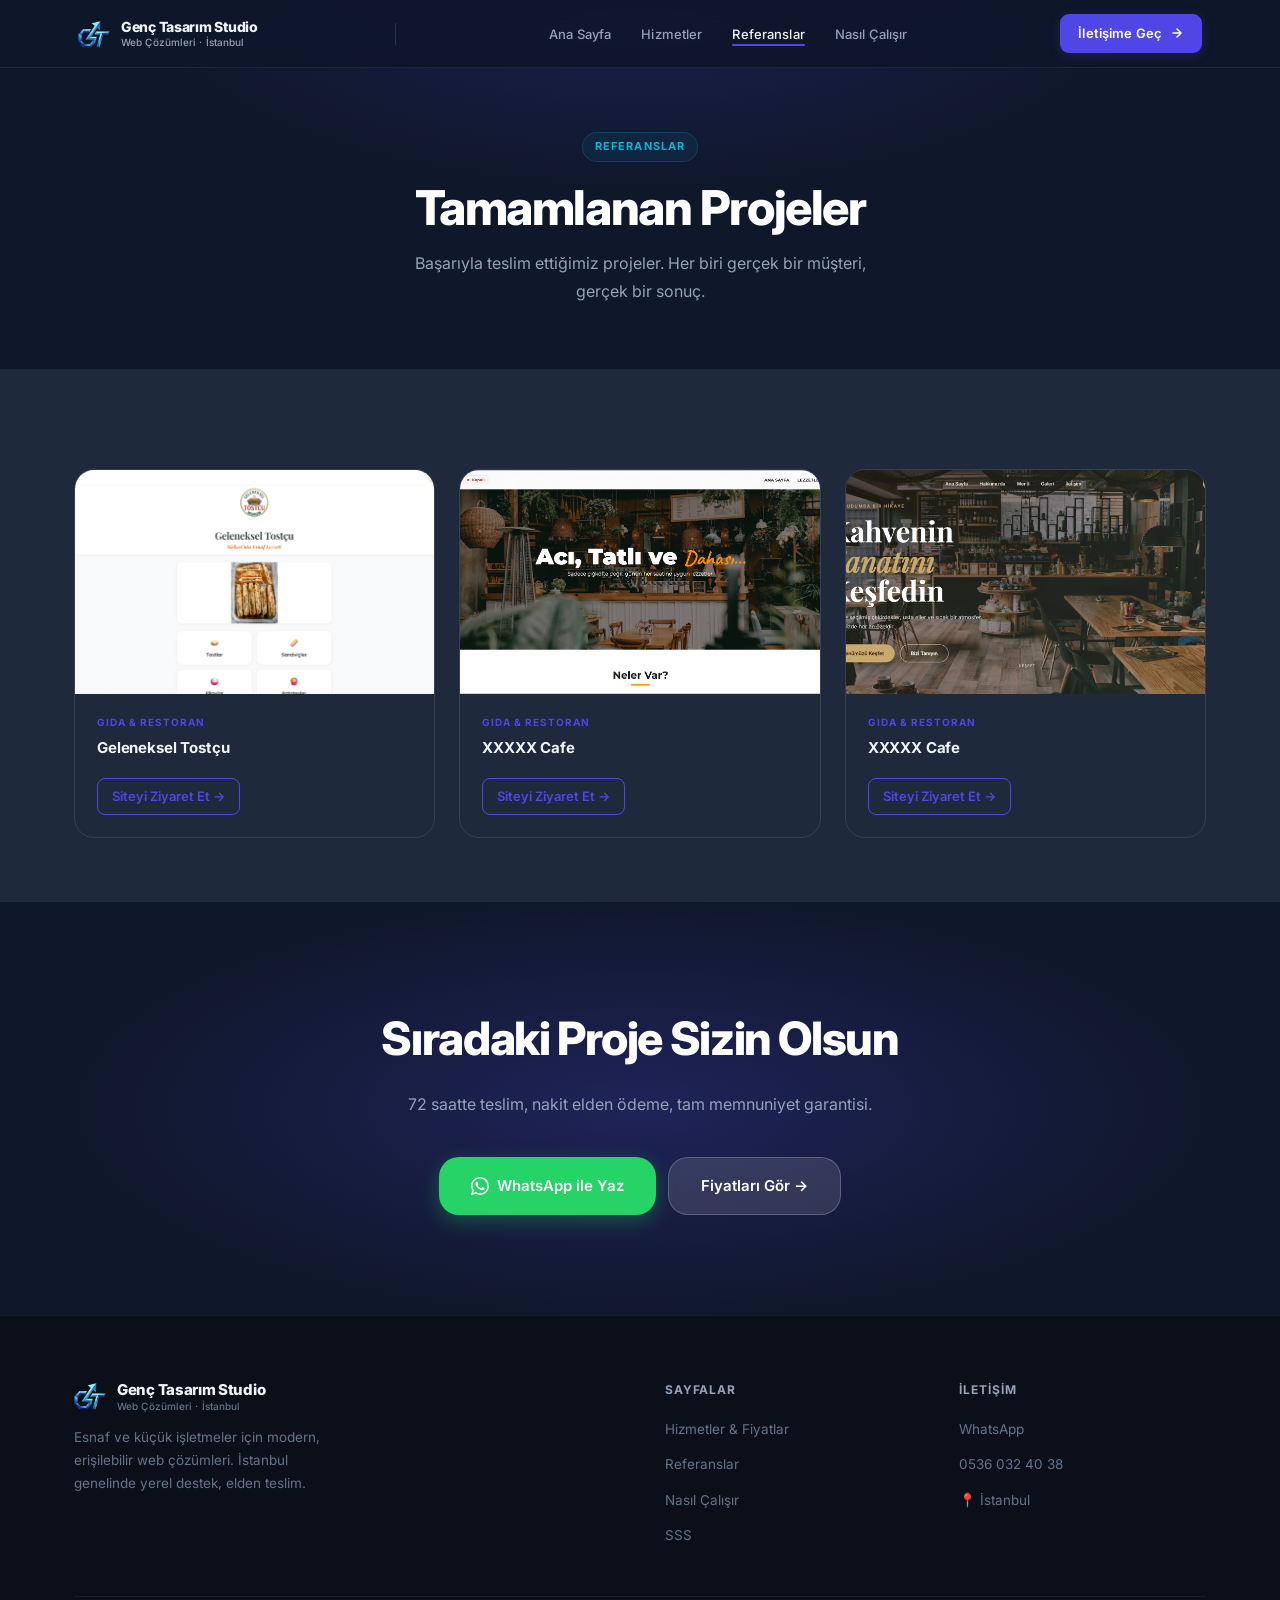
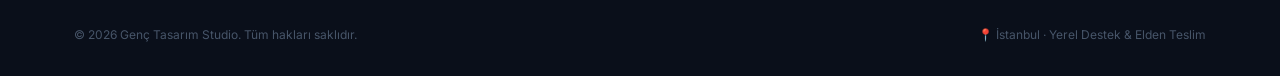
<file: referanslar.html>
<!DOCTYPE html>
<html lang="tr">
<head>
  <meta charset="UTF-8"/>
  <meta name="viewport" content="width=device-width, initial-scale=1.0"/>
  <title>Referanslar | Genç Tasarım Studio</title>
  <meta name="description" content="Genç Tasarım Studio tarafından tamamlanan web sitesi projeleri. Gerçek müşteriler, gerçek sonuçlar."/>
  <link rel="icon" type="image/png" href="images/favicon-yeni.png"/>
  <link rel="preconnect" href="https://fonts.googleapis.com"/>
  <link rel="preconnect" href="https://fonts.gstatic.com" crossorigin/>
  <link href="https://fonts.googleapis.com/css2?family=Inter:wght@400;500;600;700;800&display=swap" rel="stylesheet"/>
  <link rel="stylesheet" href="style.css"/>
</head>
<body class="dark" oncontextmenu="return false;">

<nav class="nav" role="navigation" aria-label="Ana menü">
  <div class="nav__inner">
    <a href="index.html" class="nav__logo" aria-label="Genç Tasarım Studio – Ana Sayfa">
      <img src="images/logo.png" alt="Genç Tasarım Studio logo" width="32" height="32"/>
      <div class="nav__logo-name">Genç Tasarım Studio<span>Web Çözümleri · İstanbul</span></div>
    </a>
    <div class="nav__sep" aria-hidden="true"></div>
    <ul class="nav__links" role="list">
      <li><a href="index.html">Ana Sayfa</a></li>
      <li><a href="hizmetler.html">Hizmetler</a></li>
      <li><a href="referanslar.html" class="active">Referanslar</a></li>
      <li><a href="nasil-calisir.html">Nasıl Çalışır</a></li>
    </ul>
    <div class="nav__right">
      <a href="https://wa.me/905360324038?text=Merhaba, web sitesi hakkında bilgi almak istiyorum." target="_blank" rel="noopener" class="btn btn--primary nav__cta-desktop">
        İletişime Geç
        <svg width="14" height="14" viewBox="0 0 24 24" fill="none" stroke="currentColor" stroke-width="2.5" stroke-linecap="round" stroke-linejoin="round" aria-hidden="true"><path d="M5 12h14M12 5l7 7-7 7"/></svg>
      </a>
      <button class="nav__hamburger" id="hamburger" aria-label="Menüyü aç/kapat"><span></span><span></span><span></span></button>
    </div>
  </div>
  <div class="nav__mobile" id="mobileMenu" role="menu">
    <a href="index.html" role="menuitem">Ana Sayfa</a>
    <a href="hizmetler.html" role="menuitem">Hizmetler</a>
    <a href="referanslar.html" role="menuitem">Referanslar</a>
    <a href="nasil-calisir.html" role="menuitem">Nasıl Çalışır</a>
    <a href="https://wa.me/905360324038" target="_blank" rel="noopener" class="mob-cta" role="menuitem">💬 WhatsApp ile Yaz</a>
  </div>
</nav>

<!-- PAGE HERO -->
<div class="page-hero">
  <div class="container">
    <div class="page-hero__inner reveal">
      <div class="tag cyan">Referanslar</div>
      <h1 class="page-hero__title">Tamamlanan Projeler</h1>
      <p class="page-hero__sub">Başarıyla teslim ettiğimiz projeler. Her biri gerçek bir müşteri, gerçek bir sonuç.</p>
    </div>
  </div>
</div>

<!-- PORTFOLIO -->
<section class="section section--white portfolio" aria-labelledby="pf-title" style="padding-bottom:64px">
  <div class="container">
    <div class="pf-grid pf-grid--centered">

      <div class="pf-card reveal d1">
        <div class="pf-img pf-ph--food">
          <img src="images/büfe.png" alt="Geleneksel Tostçu web sitesi" loading="lazy"
               onerror="this.parentElement.innerHTML='<span style=font-size:48px>🍕</span>'"/>
        </div>
        <div class="pf-body">
          <div class="pf-tag">Gıda & Restoran</div>
          <div class="pf-name">Geleneksel Tostçu</div>
          <a href="https://geleneksel-tostcu.github.io/" target="_blank" rel="noopener" class="pf-action">Siteyi Ziyaret Et →</a>
        </div>
      </div>
      <div class="pf-card reveal d1">
        <div class="pf-img pf-ph--food">
          <img src="images/cafe2.png" alt="XXXXX Cafe" loading="lazy"
               onerror="this.parentElement.innerHTML='<span style=font-size:48px>☕︎</span>'"/>
        </div>
        <div class="pf-body">
          <div class="pf-tag">Gıda & Restoran</div>
          <div class="pf-name">XXXXX Cafe</div>
          <a href="https://neva-cigkofte.github.io/" target="_blank" rel="noopener" class="pf-action">Siteyi Ziyaret Et →</a>
        </div>
      </div>
      <div class="pf-card reveal d1">
        <div class="pf-img pf-ph--food">
          <img src="images/cafe.png" alt="XXXXX Cafe" loading="lazy"
               onerror="this.parentElement.innerHTML='<span style=font-size:48px>☕︎</span>'"/>
        </div>
        <div class="pf-body">
          <div class="pf-tag">Gıda & Restoran</div>
          <div class="pf-name">XXXXX Cafe</div>
          <a href="https://cafeornek.github.io/cafe/" target="_blank" rel="noopener" class="pf-action">Siteyi Ziyaret Et →</a>
        </div>
      </div>
    </div>


  </div>
</section>

<!-- CTA BANNER -->
<div class="cta-banner" aria-labelledby="cta-title">
  <div class="container cta-banner__inner">
    <div class="reveal">
      <h2 id="cta-title">Sıradaki Proje Sizin Olsun</h2>
      <p>72 saatte teslim, nakit elden ödeme, tam memnuniyet garantisi.</p>
      <div class="cta-banner__btns">
        <a href="https://wa.me/905360324038?text=Merhaba, web sitesi yaptırmak istiyorum." target="_blank" rel="noopener" class="btn btn--wa btn--lg">
          <svg width="18" height="18" viewBox="0 0 16 16" fill="currentColor" aria-hidden="true"><path d="M13.601 2.326A7.85 7.85 0 0 0 7.994 0C3.627 0 .068 3.558.064 7.926c0 1.399.366 2.76 1.057 3.965L0 16l4.204-1.102a7.9 7.9 0 0 0 3.79.965h.004c4.368 0 7.926-3.558 7.93-7.93A7.9 7.9 0 0 0 13.6 2.326zM7.994 14.521a6.6 6.6 0 0 1-3.356-.92l-.24-.144-2.494.654.666-2.433-.156-.251a6.56 6.56 0 0 1-1.007-3.505c0-3.626 2.957-6.584 6.591-6.584a6.56 6.56 0 0 1 4.66 1.931 6.56 6.56 0 0 1 1.928 4.66c-.004 3.639-2.961 6.592-6.592 6.592m3.615-4.934c-.197-.099-1.17-.578-1.353-.646-.182-.065-.315-.099-.445.099-.133.197-.513.646-.627.775-.114.133-.232.148-.43.05-.197-.1-.836-.308-1.592-.985-.59-.525-.985-1.175-1.103-1.372-.114-.198-.011-.304.088-.403.087-.088.197-.232.296-.346.1-.114.133-.198.198-.33.065-.134.034-.248-.015-.347-.05-.099-.445-1.076-.612-1.47-.16-.389-.323-.335-.445-.34-.114-.007-.247-.007-.38-.007a.73.73 0 0 0-.529.247c-.182.198-.691.677-.691 1.654s.71 1.916.81 2.049c.098.133 1.394 2.132 3.383 2.992.47.205.84.326 1.129.418.475.152.904.129 1.246.08.38-.058 1.171-.48 1.338-.943.164-.464.164-.86.114-.943-.049-.084-.182-.133-.38-.232z"/></svg>
          WhatsApp ile Yaz
        </a>
        <a href="hizmetler.html" class="btn btn--ghost btn--lg">Fiyatları Gör →</a>
      </div>
    </div>
  </div>
</div>

<!-- FOOTER -->
<footer role="contentinfo">
  <div class="ft__inner">
    <div class="ft__top">
      <div class="ft__brand">
        <a href="index.html" class="nav__logo"><img src="images/logo.png" alt="" width="34" height="34"/><div class="nav__logo-name">Genç Tasarım Studio<span>Web Çözümleri · İstanbul</span></div></a>
        <p class="ft__brand-text">Esnaf ve küçük işletmeler için modern, erişilebilir web çözümleri. İstanbul genelinde yerel destek, elden teslim.</p>
      </div>
      <div class="ft__col"><h5>Sayfalar</h5><ul><li><a href="hizmetler.html">Hizmetler & Fiyatlar</a></li><li><a href="referanslar.html">Referanslar</a></li><li><a href="nasil-calisir.html">Nasıl Çalışır</a></li><li><a href="nasil-calisir.html#sss">SSS</a></li></ul></div>
      <div class="ft__col"><h5>İletişim</h5><ul><li><a href="https://wa.me/905360324038" target="_blank" rel="noopener">WhatsApp</a></li><li><a href="tel:+905360324038">0536 032 40 38</a></li><li><a href="#">📍 İstanbul</a></li></ul></div>
    </div>
    <div class="ft__divider"></div>
    <div class="ft__bottom">
      <p class="ft__copy">© 2026 Genç Tasarım Studio. Tüm hakları saklıdır.</p>
      <div class="ft__loc">📍 İstanbul · Yerel Destek &amp; Elden Teslim</div>
    </div>
  </div>
</footer>


<script src="script.js"></script>
</body>
</html>
</file>
<file: style.css>
/* =============================================
   GENÇ TASARIM STUDIO — style.css
   ============================================= */

*, *::before, *::after { margin: 0; padding: 0; box-sizing: border-box; }

:root {
  --indigo:        #4f46e5;
  --indigo-dark:   #3730a3;
  --indigo-light:  #6366f1;
  --indigo-glow:   rgba(79,70,229,0.12);
  --indigo-subtle: rgba(79,70,229,0.06);
  --cyan:          #06b6d4;
  --green:         #10b981;
  --amber:         #f59e0b;
  --red:           #ef4444;

  --bg:            #f8fafc;
  --bg-card:       #ffffff;
  --bg-dark:       #0f172a;
  --bg-dark-2:     #1e293b;

  --text:          #0f172a;
  --text-2:        #334155;
  --text-3:        #64748b;
  --text-4:        #94a3b8;
  --border:        #e2e8f0;
  --border-dark:   #334155;

  --font:          'Inter', 'Plus Jakarta Sans', sans-serif;
  --radius-sm:     8px;
  --radius:        12px;
  --radius-lg:     20px;
  --radius-xl:     28px;

  --shadow-sm:     0 1px 3px rgba(0,0,0,0.06), 0 1px 2px rgba(0,0,0,0.04);
  --shadow:        0 4px 16px rgba(0,0,0,0.07);
  --shadow-lg:     0 12px 40px rgba(0,0,0,0.10);
  --shadow-indigo: 0 8px 32px rgba(79,70,229,0.25);

  --nav-h:         68px;
  --max:           1180px;
}

html { scroll-behavior: smooth; overflow-x: hidden; }
body {
  font-family: var(--font);
  background: var(--bg);
  color: var(--text);
  line-height: 1.6;
  overflow-x: hidden;
  -webkit-tap-highlight-color: transparent;
}

/* ---- DARK MODE variables ---- */
body.dark {
  --bg:            #0f172a;
  --bg-card:       #1e293b;
  --text:          #f1f5f9;
  --text-2:        #cbd5e1;
  --text-3:        #94a3b8;
  --text-4:        #475569;
  --border:        #334155;
  --indigo-subtle: rgba(99,102,241,0.14);
  --indigo-glow:   rgba(99,102,241,0.18);
  --shadow:        0 4px 16px rgba(0,0,0,0.4);
  --shadow-lg:     0 12px 40px rgba(0,0,0,0.5);
  --shadow-indigo: 0 8px 32px rgba(79,70,229,0.4);
}

/* ---- SMOOTH THEME TRANSITION ---- */
body,
body *:not(svg):not(path):not(circle) {
  transition:
    background-color 0.25s ease,
    border-color     0.25s ease,
    color            0.25s ease,
    box-shadow       0.25s ease;
}
/* Keep animations & transforms unaffected */
.reveal, .hero__float, .score__fill, .bar-fill,
.btn, .svc-card, .pf-card, .proc-card, .price-card,
.faq__icon, .nav__links a::after {
  transition:
    background-color 0.25s ease,
    border-color     0.25s ease,
    color            0.25s ease,
    box-shadow       0.25s ease,
    transform        0.25s ease,
    opacity          0.25s ease,
    gap              0.2s ease,
    max-height       0.4s ease,
    padding          0.3s ease;
}

/* ============================================================
   UTILITIES
   ============================================================ */
.container { max-width: var(--max); margin: 0 auto; padding: 0 24px; }
.section { padding: 100px 0; }
.section--gray { background: var(--bg); }
.section--white { background: var(--bg-card); }

.tag {
  display: inline-flex; align-items: center; gap: 6px;
  font-size: 11px; font-weight: 700; letter-spacing: 0.1em; text-transform: uppercase;
  color: var(--indigo); background: var(--indigo-subtle);
  border: 1px solid rgba(79,70,229,0.2);
  padding: 5px 12px; border-radius: 50px;
  margin-bottom: 18px;
}
.tag.green  { color: var(--green);  background: rgba(16,185,129,0.08); border-color: rgba(16,185,129,0.2); }
.tag.cyan   { color: var(--cyan);   background: rgba(6,182,212,0.08);  border-color: rgba(6,182,212,0.2); }
.tag.amber  { color: var(--amber);  background: rgba(245,158,11,0.08); border-color: rgba(245,158,11,0.2); }

.sec-title {
  font-size: clamp(26px, 3.5vw, 42px);
  font-weight: 800; line-height: 1.15; color: var(--text);
  letter-spacing: -0.02em; margin-bottom: 14px;
}
.sec-sub {
  font-size: 16px; color: var(--text-3); max-width: 520px;
  line-height: 1.75;
}
.sec-header { text-align: center; margin-bottom: 64px; }
.sec-header .sec-sub { margin: 0 auto; }

.btn {
  display: inline-flex; align-items: center; gap: 8px;
  font-family: var(--font); font-size: 14px; font-weight: 600;
  padding: 13px 26px; border-radius: var(--radius); border: none;
  cursor: pointer; text-decoration: none; transition: all 0.2s; white-space: nowrap;
}
.btn--primary {
  background: var(--indigo); color: #fff;
  box-shadow: var(--shadow-indigo);
}
.btn--primary:hover { background: var(--indigo-dark); transform: translateY(-2px); box-shadow: 0 12px 36px rgba(79,70,229,0.35); }
.btn--outline {
  background: transparent; color: var(--text-2);
  border: 1.5px solid var(--border);
}
.btn--outline:hover { border-color: var(--indigo); color: var(--indigo); background: var(--indigo-subtle); }
.btn--ghost {
  background: rgba(255,255,255,0.12); color: #fff;
  border: 1.5px solid rgba(255,255,255,0.2);
}
.btn--ghost:hover { background: rgba(255,255,255,0.22); }
.btn--wa { background: #25d366; color: #fff; box-shadow: 0 6px 20px rgba(37,211,102,0.3); }
.btn--wa:hover { background: #1db954; transform: translateY(-2px); box-shadow: 0 10px 28px rgba(37,211,102,0.4); }
.btn--lg { padding: 16px 32px; font-size: 15px; border-radius: var(--radius-lg); }

/* ============================================================
   NAVBAR
   ============================================================ */
.nav {
  position: fixed; top: 0; left: 0; right: 0; z-index: 900;
  height: var(--nav-h);
  background: rgba(255,255,255,0.92);
  backdrop-filter: blur(24px) saturate(180%);
  -webkit-backdrop-filter: blur(24px) saturate(180%);
  border-bottom: 1px solid rgba(0,0,0,0.07);
  transition: background 0.3s, border-color 0.3s, box-shadow 0.3s;
}
body.dark .nav {
  background: rgba(15,23,42,0.94);
  border-bottom-color: rgba(255,255,255,0.06);
}
.nav.scrolled {
  box-shadow: 0 1px 24px rgba(0,0,0,0.08);
}
body.dark .nav.scrolled { box-shadow: 0 1px 24px rgba(0,0,0,0.5); }

.nav__inner {
  max-width: var(--max); margin: 0 auto; padding: 0 28px;
  height: 100%; display: flex; align-items: center;
  justify-content: space-between; gap: 24px;
}

/* Logo */
.nav__logo {
  display: flex; align-items: center; gap: 11px;
  text-decoration: none; flex-shrink: 0;
}
.nav__logo img { width: 32px; height: 32px; object-fit: contain; }
.nav__logo-name {
  font-size: 14px; font-weight: 800; color: var(--text);
  line-height: 1.2; letter-spacing: -0.02em;
}
.nav__logo-name span {
  display: block; font-size: 10px; font-weight: 500;
  color: var(--text-3); letter-spacing: 0.01em; margin-top: 1px;
}

/* Divider between logo and links */
.nav__sep {
  width: 1px; height: 22px; background: var(--border);
  flex-shrink: 0; opacity: 0.7;
}

/* Links */
.nav__links {
  display: flex; align-items: center; gap: 0; list-style: none;
}
.nav__links a {
  position: relative;
  padding: 8px 15px; border-radius: var(--radius-sm);
  color: var(--text-3); font-size: 13px; font-weight: 500;
  text-decoration: none;
  transition: color 0.18s;
  letter-spacing: 0.01em;
}
.nav__links a::after {
  content: '';
  position: absolute; bottom: 4px; left: 15px; right: 15px; height: 1.5px;
  background: var(--indigo); border-radius: 2px;
  transform: scaleX(0); transition: transform 0.2s;
}
.nav__links a:hover { color: var(--text); }
.nav__links a:hover::after { transform: scaleX(1); }

/* Right side */
.nav__right { display: flex; align-items: center; gap: 6px; flex-shrink: 0; }

/* Status dot */
.nav__status {
  display: flex; align-items: center; gap: 5px;
  font-size: 11.5px; font-weight: 600; color: #059669;
  padding: 5px 11px; border-radius: 50px;
  background: rgba(5,150,105,0.07);
  border: 1px solid rgba(5,150,105,0.18);
  letter-spacing: 0.01em;
}
.nav__status-dot {
  width: 6px; height: 6px; border-radius: 50%;
  background: #10b981; flex-shrink: 0;
  animation: pulse 2.2s ease-in-out infinite;
}
@keyframes pulse { 0%,100%{opacity:1;transform:scale(1)} 50%{opacity:0.55;transform:scale(1.35)} }

/* CTA button */
.nav__cta-desktop {
  padding: 9px 18px !important;
  font-size: 13px !important;
  border-radius: 9px !important;
  font-weight: 600 !important;
  letter-spacing: 0.01em;
  box-shadow: 0 2px 12px rgba(79,70,229,0.22) !important;
}
.nav__cta-desktop:hover {
  transform: translateY(-1px) !important;
  box-shadow: 0 6px 20px rgba(79,70,229,0.32) !important;
}

/* Hamburger */
.nav__hamburger {
  display: none; flex-direction: column; gap: 5px;
  background: none; border: none; cursor: pointer; padding: 6px;
}
.nav__hamburger span {
  display: block; width: 20px; height: 1.5px;
  background: var(--text-2); border-radius: 2px; transition: all 0.3s;
}
.nav__hamburger.open span:nth-child(1) { transform: translateY(6.5px) rotate(45deg); }
.nav__hamburger.open span:nth-child(2) { opacity: 0; transform: scaleX(0); }
.nav__hamburger.open span:nth-child(3) { transform: translateY(-6.5px) rotate(-45deg); }

/* Mobile menu */
.nav__mobile {
  display: none; position: fixed; top: var(--nav-h); left: 0; right: 0; z-index: 899;
  background: var(--bg-card); border-bottom: 1px solid var(--border);
  padding: 14px 20px 22px; flex-direction: column; gap: 2px;
  box-shadow: 0 16px 40px rgba(0,0,0,0.12);
}
.nav__mobile.open { display: flex; }
.nav__mobile a {
  padding: 11px 14px; border-radius: var(--radius-sm);
  color: var(--text-2); font-size: 14.5px; font-weight: 500;
  text-decoration: none; transition: all 0.18s;
}
.nav__mobile a:hover { background: var(--indigo-subtle); color: var(--indigo); }
.nav__mobile .mob-cta {
  margin-top: 10px; background: var(--indigo); color: #fff !important;
  text-align: center; border-radius: var(--radius); font-weight: 700;
}
.nav__mobile .mob-cta:hover { background: var(--indigo-dark); }

/* ============================================================
   HERO
   ============================================================ */
.hero {
  padding-top: calc(var(--nav-h) + 80px);
  padding-bottom: 80px;
  background: var(--bg-dark);
  position: relative; overflow: hidden;
}
.hero::before {
  content: '';
  position: absolute; inset: 0;
  background:
    radial-gradient(ellipse 80% 60% at 60% -10%, rgba(79,70,229,0.35) 0%, transparent 60%),
    radial-gradient(ellipse 50% 40% at 10% 80%, rgba(6,182,212,0.15) 0%, transparent 55%);
  pointer-events: none;
}
.hero::after {
  content: '';
  position: absolute; inset: 0;
  background-image:
    linear-gradient(rgba(255,255,255,0.035) 1px, transparent 1px),
    linear-gradient(90deg, rgba(255,255,255,0.035) 1px, transparent 1px);
  background-size: 60px 60px;
  pointer-events: none;
}

.hero__inner {
  max-width: var(--max); margin: 0 auto; padding: 0 24px;
  display: grid; grid-template-columns: 1fr 1fr; gap: 64px; align-items: center;
  position: relative; z-index: 2;
}

.hero__badge {
  display: inline-flex; align-items: center; gap: 8px;
  background: rgba(79,70,229,0.15); color: #a5b4fc;
  border: 1px solid rgba(79,70,229,0.3);
  padding: 6px 14px; border-radius: 50px;
  font-size: 12px; font-weight: 600; letter-spacing: 0.04em;
  margin-bottom: 24px;
}
.hero__badge-dot {
  width: 6px; height: 6px; border-radius: 50%;
  background: #818cf8; animation: pulse 2s infinite;
}

.hero__title {
  font-size: clamp(34px, 5vw, 58px);
  font-weight: 800; line-height: 1.1;
  color: #fff; letter-spacing: -0.03em;
  margin-bottom: 20px;
}
.hero__title .grad {
  background: linear-gradient(135deg, #818cf8 0%, #06b6d4 100%);
  -webkit-background-clip: text; -webkit-text-fill-color: transparent;
  background-clip: text;
}
.hero__sub {
  font-size: 16px; color: #94a3b8; line-height: 1.75;
  margin-bottom: 36px; max-width: 460px;
}
.hero__actions { display: flex; gap: 12px; flex-wrap: wrap; }

.hero__pills {
  display: flex; flex-wrap: wrap; gap: 8px; margin-top: 36px;
}
.hero__pill {
  display: flex; align-items: center; gap: 6px;
  background: rgba(255,255,255,0.06); border: 1px solid rgba(255,255,255,0.1);
  padding: 6px 12px; border-radius: 50px;
  font-size: 12px; color: #94a3b8; font-weight: 500;
}
.hero__pill-icon { font-size: 14px; }

/* Hero visual */
.hero__visual { display: flex; justify-content: center; align-items: center; position: relative; }

.hero__card {
  background: rgba(30,41,59,0.8);
  border: 1px solid rgba(255,255,255,0.08);
  border-radius: var(--radius-xl);
  padding: 28px;
  backdrop-filter: blur(16px);
  width: 100%; max-width: 360px;
  box-shadow: 0 24px 64px rgba(0,0,0,0.4), 0 0 0 1px rgba(255,255,255,0.04);
  position: relative; z-index: 2;
}

.hcard__head {
  display: flex; align-items: center; gap: 12px; margin-bottom: 24px;
}
.hcard__icon {
  width: 44px; height: 44px; border-radius: 12px;
  background: linear-gradient(135deg, #4f46e5, #818cf8);
  display: flex; align-items: center; justify-content: center; font-size: 18px;
  flex-shrink: 0;
}
.hcard__label { font-size: 13px; font-weight: 700; color: #f1f5f9; }
.hcard__sub   { font-size: 11px; color: #64748b; margin-top: 2px; }
.hcard__badge {
  margin-left: auto; background: rgba(16,185,129,0.15);
  color: #34d399; font-size: 11px; font-weight: 700;
  padding: 3px 9px; border-radius: 6px;
}

.hcard__scores { display: flex; flex-direction: column; gap: 12px; margin-bottom: 24px; }
.score__row   { display: flex; align-items: center; gap: 10px; }
.score__lbl   { font-size: 11px; color: #64748b; width: 50px; flex-shrink: 0; }
.score__track {
  flex: 1; height: 5px; background: rgba(255,255,255,0.07);
  border-radius: 3px; overflow: hidden;
}
.score__fill  {
  height: 100%; border-radius: 3px;
  background: linear-gradient(90deg, #4f46e5, #818cf8);
  transform-origin: left; animation: grow 1.4s cubic-bezier(0.4,0,0.2,1) forwards;
}
.score__fill--green { background: linear-gradient(90deg, #10b981, #34d399); }
.score__fill--cyan  { background: linear-gradient(90deg, #06b6d4, #67e8f9); }
@keyframes grow { from{transform:scaleX(0)} to{transform:scaleX(1)} }
.score__val { font-size: 12px; font-weight: 700; color: #f1f5f9; width: 28px; text-align: right; }

.hcard__divider { height: 1px; background: rgba(255,255,255,0.06); margin-bottom: 20px; }

.hcard__footer { display: flex; justify-content: space-between; align-items: center; }
.hcf__stat .lbl { font-size: 11px; color: #64748b; }
.hcf__stat .val { font-size: 22px; font-weight: 800; color: #f1f5f9; letter-spacing: -0.02em; }

.hcard__btn {
  background: var(--indigo); color: #fff;
  border: none; padding: 10px 18px; border-radius: var(--radius-sm);
  font-size: 12px; font-weight: 700; cursor: pointer;
  font-family: var(--font); transition: all 0.2s;
}
.hcard__btn:hover { background: var(--indigo-dark); transform: translateY(-1px); }

/* Float badges */
.hero__float {
  position: absolute; background: rgba(30,41,59,0.9);
  border: 1px solid rgba(255,255,255,0.08);
  border-radius: var(--radius); padding: 12px 16px;
  display: flex; align-items: center; gap: 10px;
  backdrop-filter: blur(12px); z-index: 3;
  box-shadow: 0 8px 24px rgba(0,0,0,0.3);
}
.hero__float--tl { top: -20px; right: -16px; animation: flt 4s ease-in-out infinite; }
.hero__float--br { bottom: -20px; left: -16px; animation: flt 4s ease-in-out infinite 1.5s; }
@keyframes flt { 0%,100%{transform:translateY(0)} 50%{transform:translateY(-8px)} }
.fl__icon { font-size: 22px; }
.fl__text strong { font-size: 12px; color: #f1f5f9; font-weight: 700; display: block; }
.fl__text span   { font-size: 11px; color: #64748b; }

/* ============================================================
   STATS BAR
   ============================================================ */
.statsbar {
  background: var(--bg-card);
  border-bottom: 1px solid var(--border);
  padding: 36px 0;
}
.statsbar__grid {
  max-width: var(--max); margin: 0 auto; padding: 0 24px;
  display: grid; grid-template-columns: repeat(4, 1fr);
  gap: 0;
}
.stat__item {
  text-align: center; padding: 0 16px;
  border-right: 1px solid var(--border);
}
.stat__item:last-child { border-right: none; }
.stat__num {
  font-size: 36px; font-weight: 800;
  color: var(--text); letter-spacing: -0.03em; line-height: 1;
  margin-bottom: 6px;
}
.stat__num em {
  font-style: normal; color: var(--indigo);
}
.stat__lbl { font-size: 13px; color: var(--text-3); font-weight: 500; }

/* ============================================================
   PAGE HERO (iç sayfalar)
   ============================================================ */
.page-hero {
  padding-top: calc(var(--nav-h) + 64px);
  padding-bottom: 64px;
  background: var(--bg-dark);
  position: relative; overflow: hidden;
}
.page-hero::before {
  content: '';
  position: absolute; inset: 0;
  background: radial-gradient(ellipse 60% 80% at 50% 0%, rgba(79,70,229,0.2) 0%, transparent 65%);
  pointer-events: none;
}
.page-hero__inner {
  position: relative; z-index: 2; text-align: center;
}
.page-hero__title {
  font-size: clamp(28px, 4vw, 48px);
  font-weight: 800; color: #fff;
  letter-spacing: -0.03em; line-height: 1.15;
  margin-bottom: 14px;
}
.page-hero__sub {
  font-size: 16px; color: #94a3b8;
  max-width: 500px; margin: 0 auto; line-height: 1.75;
}

/* Active nav link */
.nav__links a.active {
  color: var(--text);
}
.nav__links a.active::after {
  transform: scaleX(1);
}

/* ============================================================
   WHY US
   ============================================================ */
.why-grid {
  display: grid; grid-template-columns: repeat(3, 1fr); gap: 20px;
}
.why-card {
  background: var(--bg-card);
  border: 1px solid var(--border);
  border-radius: var(--radius-lg);
  padding: 32px 28px;
  transition: transform 0.7s cubic-bezier(0.22,1,0.36,1), box-shadow 0.7s cubic-bezier(0.22,1,0.36,1), border-color 0.7s ease !important;
}
.why-card:hover {
  transform: translateY(-5px);
  box-shadow: var(--shadow-lg);
  border-color: rgba(99,102,241,0.25);
}
.why-icon {
  font-size: 32px; margin-bottom: 16px; display: block;
}
.why-card h3 {
  font-size: 16px; font-weight: 700; color: var(--text);
  margin-bottom: 10px; letter-spacing: -0.01em;
}
.why-card p {
  font-size: 14px; color: var(--text-3); line-height: 1.75;
}

/* ============================================================
   SERVICES
   ============================================================ */
.services .svc-grid {
  display: grid; grid-template-columns: repeat(3, 1fr); gap: 20px;
}
.svc-card {
  background: var(--bg-card);
  border: 1px solid var(--border);
  border-radius: var(--radius-lg);
  padding: 36px;
  transition: transform 0.25s, box-shadow 0.25s, border-color 0.25s;
  position: relative; overflow: hidden;
}
.svc-card::before {
  content: ''; position: absolute; top: 0; left: 0; right: 0; height: 2px;
  background: linear-gradient(90deg, var(--indigo), var(--cyan));
  transform: scaleX(0); transition: transform 0.3s; transform-origin: left;
}
.svc-card:hover { transform: translateY(-6px); box-shadow: var(--shadow-lg); border-color: rgba(79,70,229,0.2); }
.svc-card:hover::before { transform: scaleX(1); }

.svc-icon {
  width: 56px; height: 56px; border-radius: 14px;
  display: flex; align-items: center; justify-content: center;
  font-size: 24px; margin-bottom: 20px;
}
.svc-card h3 {
  font-size: 18px; font-weight: 700; color: var(--text);
  margin-bottom: 10px; letter-spacing: -0.01em;
}
.svc-card p { font-size: 14px; color: var(--text-3); line-height: 1.7; margin-bottom: 20px; }
.svc-link {
  display: inline-flex; align-items: center; gap: 6px;
  font-size: 13px; font-weight: 600; color: var(--indigo);
  text-decoration: none; transition: gap 0.2s;
}
.svc-link:hover { gap: 10px; }

/* ============================================================
   HOW IT WORKS
   ============================================================ */
.process .proc-grid {
  display: grid; grid-template-columns: repeat(3, 1fr); gap: 24px;
  position: relative;
}
.process .proc-grid::before {
  content: '';
  position: absolute; top: 44px; left: 15%; right: 15%; height: 1px;
  background: linear-gradient(90deg, transparent, var(--border), var(--border), transparent);
  pointer-events: none;
}
.proc-card {
  background: var(--bg-card); border: 1px solid var(--border);
  border-radius: var(--radius-lg); padding: 36px 28px;
  text-align: center; position: relative;
  transition: transform 0.25s, box-shadow 0.25s;
}
.proc-card:hover { transform: translateY(-5px); box-shadow: var(--shadow-lg); }
.proc-num {
  width: 88px; height: 88px; border-radius: 50%;
  background: linear-gradient(135deg, var(--indigo), var(--indigo-light));
  display: flex; align-items: center; justify-content: center;
  font-size: 28px; font-weight: 800; color: #fff;
  margin: 0 auto 24px;
  box-shadow: 0 8px 24px rgba(79,70,229,0.35);
  position: relative; z-index: 2;
}
.proc-card h3 {
  font-size: 17px; font-weight: 700; color: var(--text);
  margin-bottom: 10px; letter-spacing: -0.01em;
}
.proc-card p { font-size: 14px; color: var(--text-3); line-height: 1.7; }

/* ============================================================
   PORTFOLIO
   ============================================================ */
.portfolio { background: var(--bg-card); }
.pf-grid {
  display: grid; grid-template-columns: repeat(3, 1fr); gap: 20px;
}
.pf-grid--centered {
  grid-template-columns: repeat(3, 1fr);
  justify-content: center;
  gap: 24px;
}
.pf-card {
  border-radius: var(--radius-lg); overflow: hidden;
  border: 1px solid var(--border);
  transition: transform 0.7s cubic-bezier(0.22,1,0.36,1), box-shadow 0.7s cubic-bezier(0.22,1,0.36,1), border-color 0.7s ease !important;
  background: var(--bg);
}
.pf-card:hover { transform: translateY(-6px); box-shadow: var(--shadow-lg); border-color: rgba(99,102,241,0.25); }
.pf-img {
  width: 100%; aspect-ratio: 16/10;
  background: linear-gradient(135deg, #e0e7ff, #c7d2fe);
  display: flex; align-items: center; justify-content: center;
  font-size: 48px; overflow: hidden; position: relative;
}
body.dark .pf-img { background: linear-gradient(135deg, #1e1b4b, #312e81); }
.pf-img img { width: 100%; height: 100%; object-fit: cover; }
.pf-body { padding: 20px 22px 22px; }
.pf-tag {
  font-size: 10px; font-weight: 700; text-transform: uppercase;
  letter-spacing: 0.1em; color: var(--indigo); margin-bottom: 6px;
}
.pf-name {
  font-size: 15px; font-weight: 700; color: var(--text);
  margin-bottom: 12px; letter-spacing: -0.01em;
}
.pf-action {
  display: inline-flex; align-items: center; gap: 6px;
  font-size: 13px; font-weight: 600; color: var(--indigo);
  text-decoration: none; transition: background 0.2s, gap 0.2s, color 0.2s;
  margin-top: 6px;
  padding: 7px 14px;
  border: 1.5px solid var(--indigo);
  border-radius: 8px;
}
.pf-action:hover { background: var(--indigo); color: #fff; gap: 10px; }
.pf-card:hover .pf-action { gap: 10px; }

/* ============================================================
   PRICING
   ============================================================ */
.pricing { background: var(--bg); }
.pricing__grid {
  display: grid;
  grid-template-columns: repeat(2, minmax(0, 420px));
  gap: 20px;
  align-items: stretch;
  justify-content: center;
}
.price-card {
  display: flex; flex-direction: column;
}
.price-card__features {
  flex: 1;
}
.price-card {
  background: var(--bg-card);
  border: 1px solid var(--border);
  border-radius: var(--radius-xl);
  padding: 36px 32px;
  position: relative; transition: transform 0.25s, box-shadow 0.25s;
}
.price-card:hover { transform: translateY(-5px); box-shadow: var(--shadow-lg); }
.price-card--featured {
  background: var(--indigo);
  border-color: var(--indigo);
  box-shadow: var(--shadow-indigo);
  transform: scale(1.03);
}
.price-card--featured:hover { transform: scale(1.03) translateY(-5px); }
.price-card__badge {
  position: absolute; top: -13px; left: 50%; transform: translateX(-50%);
  background: linear-gradient(135deg, #f59e0b, #fcd34d);
  color: #7c3209; font-size: 11px; font-weight: 800;
  padding: 4px 14px; border-radius: 50px; white-space: nowrap;
  letter-spacing: 0.04em;
}
.price-card__name {
  font-size: 13px; font-weight: 700; letter-spacing: 0.06em;
  text-transform: uppercase; color: var(--text-3); margin-bottom: 8px;
}
.price-card--featured .price-card__name { color: rgba(255,255,255,0.7); }

.price-card__price {
  font-size: 40px; font-weight: 800; letter-spacing: -0.03em;
  color: var(--text); line-height: 1; margin-bottom: 4px;
}
.price-card__price small { font-size: 18px; font-weight: 600; }
.price-card--featured .price-card__price { color: #fff; }
.price-card__note { font-size: 12px; color: var(--text-3); margin-bottom: 24px; }
.price-card--featured .price-card__note { color: rgba(255,255,255,0.6); }

.price-card__divider {
  height: 1px; background: var(--border); margin-bottom: 24px;
}
.price-card--featured .price-card__divider { background: rgba(255,255,255,0.15); }

.price-card__features { list-style: none; display: flex; flex-direction: column; gap: 12px; margin-bottom: 32px; }
.price-card__features li {
  display: flex; align-items: flex-start; gap: 10px;
  font-size: 13.5px; color: var(--text-2); line-height: 1.4;
}
.price-card--featured .price-card__features li { color: rgba(255,255,255,0.88); }
.price-card__features li::before {
  content: '✓'; width: 18px; height: 18px; border-radius: 50%;
  background: rgba(79,70,229,0.12); color: var(--indigo);
  font-size: 10px; font-weight: 800; flex-shrink: 0;
  display: flex; align-items: center; justify-content: center;
  margin-top: 1px;
}
.price-card--featured .price-card__features li::before {
  background: rgba(255,255,255,0.2); color: #fff;
}
.price-btn {
  display: block; width: 100%; padding: 13px; border-radius: var(--radius);
  font-family: var(--font); font-size: 14px; font-weight: 700;
  text-align: center; text-decoration: none; cursor: pointer;
  border: none; transition: all 0.2s;
}
.price-btn--default {
  background: var(--indigo-subtle); color: var(--indigo);
  border: 1.5px solid rgba(79,70,229,0.25);
}
.price-btn--default:hover { background: var(--indigo); color: #fff; }
.price-btn--featured {
  background: #fff; color: var(--indigo);
}
.price-btn--featured:hover { background: #f0f4ff; }

/* ============================================================
   FAQ
   ============================================================ */
.faq__list { max-width: 700px; margin: 0 auto; display: flex; flex-direction: column; gap: 10px; }
.faq__item {
  background: var(--bg-card); border: 1px solid var(--border);
  border-radius: var(--radius-lg); overflow: hidden;
  transition: border-color 0.2s;
}
.faq__item.open { border-color: rgba(79,70,229,0.3); }
.faq__q {
  width: 100%; padding: 20px 24px;
  display: flex; justify-content: space-between; align-items: center; gap: 12px;
  background: none; border: none; cursor: pointer;
  font-family: var(--font); font-size: 15px; font-weight: 600;
  color: var(--text); text-align: left; transition: color 0.2s;
}
.faq__item.open .faq__q { color: var(--indigo); }
.faq__icon {
  width: 30px; height: 30px; border-radius: var(--radius-sm); flex-shrink: 0;
  background: var(--bg); border: 1px solid var(--border);
  display: flex; align-items: center; justify-content: center;
  font-size: 14px; color: var(--text-3); transition: all 0.3s;
}
.faq__item.open .faq__icon { transform: rotate(45deg); background: var(--indigo-subtle); color: var(--indigo); border-color: rgba(79,70,229,0.3); }
.faq__a {
  max-height: 0; overflow: hidden;
  transition: max-height 0.4s ease, padding 0.3s;
  font-size: 14px; color: var(--text-3); line-height: 1.8; padding: 0 24px;
}
.faq__item.open .faq__a { max-height: 220px; padding: 0 24px 20px; }

/* ============================================================
   CTA BANNER
   ============================================================ */
.cta-banner {
  background: var(--bg-dark);
  padding: 100px 0; text-align: center; position: relative; overflow: hidden;
}
.cta-banner::before {
  content: '';
  position: absolute; inset: 0;
  background:
    radial-gradient(ellipse 70% 80% at 50% 50%, rgba(79,70,229,0.25) 0%, transparent 65%);
  pointer-events: none;
}
.cta-banner__inner { position: relative; z-index: 2; }
.cta-banner h2 {
  font-size: clamp(26px, 4vw, 46px); font-weight: 800;
  color: #fff; letter-spacing: -0.03em; margin-bottom: 16px;
}
.cta-banner p { font-size: 16px; color: #94a3b8; margin-bottom: 40px; max-width: 480px; margin-left: auto; margin-right: auto; }
.cta-banner__btns { display: flex; gap: 12px; justify-content: center; flex-wrap: wrap; }

/* ============================================================
   FOOTER
   ============================================================ */
footer {
  background: var(--bg-dark-2);
  border-top: 1px solid rgba(255,255,255,0.06);
  padding: 64px 0 32px;
}
body.dark footer { background: #0a0f1a; }
.ft__inner { max-width: var(--max); margin: 0 auto; padding: 0 24px; }
.ft__top {
  display: grid; grid-template-columns: 2.2fr 1fr 1fr; gap: 48px;
  margin-bottom: 48px;
}
.ft__brand .nav__logo-name { color: #f1f5f9; font-size: 15px; }
.ft__brand .nav__logo-name span { color: #64748b; }
.ft__brand-text { font-size: 13.5px; color: #64748b; line-height: 1.7; margin-top: 14px; max-width: 260px; }
.ft__col h5 { font-size: 12px; font-weight: 700; text-transform: uppercase; letter-spacing: 0.08em; color: #94a3b8; margin-bottom: 16px; }
.ft__col ul { list-style: none; display: flex; flex-direction: column; gap: 10px; }
.ft__col ul a { font-size: 13.5px; color: #64748b; text-decoration: none; transition: color 0.2s; }
.ft__col ul a:hover { color: #e2e8f0; }
.ft__divider { height: 1px; background: rgba(255,255,255,0.06); margin-bottom: 28px; }
.ft__bottom {
  display: flex; justify-content: space-between; align-items: center;
  flex-wrap: wrap; gap: 12px;
}
.ft__copy { font-size: 12px; color: #475569; }
.ft__loc { display: flex; align-items: center; gap: 6px; font-size: 12px; color: #475569; }

/* ============================================================
   WHATSAPP FLOAT
   ============================================================ */
.wa-fab {
  position: fixed; bottom: 28px; right: 28px; z-index: 800;
  background: #25d366; color: #fff;
  border-radius: 50px; padding: 13px 22px;
  display: flex; align-items: center; gap: 8px;
  font-family: var(--font); font-size: 13px; font-weight: 700;
  text-decoration: none; box-shadow: 0 6px 24px rgba(37,211,102,0.4);
  animation: slideup 0.6s 0.4s both; transition: all 0.25s;
}
.wa-fab:hover { transform: translateY(-3px); box-shadow: 0 12px 32px rgba(37,211,102,0.5); }
.wa-fab svg { width: 18px; height: 18px; flex-shrink: 0; }
@keyframes slideup { from{opacity:0;transform:translateY(24px)} to{opacity:1;transform:translateY(0)} }

/* ============================================================
   DARK MODE — component overrides
   ============================================================ */

/* Stats bar */
body.dark .statsbar { background: var(--bg-card); border-color: var(--border); }

/* Service cards */
body.dark .svc-card { background: var(--bg-card); }
body.dark .svc-icon[style*="dbeafe"],
body.dark .svc-icon[style*="e0e7ff"] { background: rgba(99,102,241,0.15) !important; }
body.dark .svc-icon[style*="ede9fe"] { background: rgba(139,92,246,0.15) !important; }
body.dark .svc-icon[style*="d1fae5"],
body.dark .svc-icon[style*="dcfce7"] { background: rgba(16,185,129,0.15) !important; }
body.dark .svc-icon[style*="fef3c7"] { background: rgba(245,158,11,0.15) !important; }

/* Process cards */
body.dark .proc-card { background: var(--bg-card); }

/* Portfolio */
body.dark .pf-card { background: var(--bg-card); }
body.dark .pf-img.pf-ph--food   { background: linear-gradient(135deg,#1c1917,#292524) !important; }
body.dark .pf-img.pf-ph--beauty { background: linear-gradient(135deg,#2d1b2e,#3b1f3d) !important; }
body.dark .pf-img.pf-ph--repair { background: linear-gradient(135deg,#0f2318,#14321e) !important; }
body.dark .pf-img.pf-ph--health { background: linear-gradient(135deg,#0c1e30,#0f2942) !important; }
body.dark .pf-img.pf-ph--edu    { background: linear-gradient(135deg,#1e1206,#2d1c0a) !important; }
body.dark .pf-img.pf-ph--shop   { background: linear-gradient(135deg,#1e1030,#2a1545) !important; }

/* Pricing */
body.dark .price-card:not(.price-card--featured) { background: var(--bg-card); }
body.dark .price-btn--default {
  background: rgba(99,102,241,0.12);
  border-color: rgba(99,102,241,0.3);
}
body.dark .price-btn--featured { background: rgba(255,255,255,0.95); }
body.dark .price-btn--featured:hover { background: #fff; }

/* FAQ */
body.dark .faq__item { background: var(--bg-card); }
body.dark .faq__icon { background: var(--bg); }

/* Hero card (always dark, fine) */

/* WA fab — unchanged, always green */
body.dark .wa-fab { box-shadow: 0 6px 24px rgba(37,211,102,0.25); }

/* ============================================================
   PORTFOLIO placeholder colour classes (light + dark)
   ============================================================ */
.pf-img.pf-ph--food   { background: linear-gradient(135deg,#fef3c7,#fde68a); }
.pf-img.pf-ph--beauty { background: linear-gradient(135deg,#fdf2f8,#fce7f3); }
.pf-img.pf-ph--repair { background: linear-gradient(135deg,#f0fdf4,#dcfce7); }
.pf-img.pf-ph--health { background: linear-gradient(135deg,#f0f9ff,#e0f2fe); }
.pf-img.pf-ph--edu    { background: linear-gradient(135deg,#fff7ed,#fed7aa); }
.pf-img.pf-ph--shop   { background: linear-gradient(135deg,#faf5ff,#ede9fe); }

/* ============================================================
   REVEAL ANIMATIONS
   ============================================================ */
.reveal { opacity: 0; transform: translateY(24px); transition: opacity 0.65s ease, transform 0.65s ease; }
.reveal.visible { opacity: 1; transform: translateY(0); }
.reveal.d1 { transition-delay: 0.08s; }
.reveal.d2 { transition-delay: 0.16s; }
.reveal.d3 { transition-delay: 0.24s; }
.reveal.d4 { transition-delay: 0.32s; }

/* ============================================================
   RESPONSIVE
   ============================================================ */

/* ---- Tablet (≤1024px) ---- */
@media (max-width: 1024px) {
  .hero__inner { grid-template-columns: 1fr; gap: 48px; }
  .hero__visual { order: -1; }
  .hero__card { max-width: 400px; }
  .ft__top { grid-template-columns: 1fr 1fr; gap: 32px; }
  .pricing__grid { grid-template-columns: 1fr; max-width: 480px; margin: 0 auto; gap: 16px; }
  .price-card--featured { transform: none; }
  .price-card--featured:hover { transform: translateY(-5px); }
  /* Tablet grid: 2 sütun */
  .services .svc-grid  { grid-template-columns: repeat(2, 1fr); }
  .why-grid            { grid-template-columns: repeat(2, 1fr); }
  .pf-grid             { grid-template-columns: repeat(2, 1fr); }
}

/* ---- Mobile (≤768px) ---- */
@media (max-width: 768px) {
  .nav__links, .nav__status, .nav__cta-desktop { display: none; }
  .nav__hamburger { display: flex; }

  /* Hero */
  .hero { padding-top: calc(var(--nav-h) + 40px); padding-bottom: 48px; }
  .hero__title { font-size: 30px; }
  .hero__sub { font-size: 15px; }
  .hero__float { display: none; }
  .hero__card { max-width: 100%; }

  /* Page hero (iç sayfalar) */
  .page-hero { padding-top: calc(var(--nav-h) + 36px); padding-bottom: 44px; }
  .page-hero__title { font-size: 28px; }
  .page-hero__sub { font-size: 14px; }

  /* Stats */
  .statsbar__grid { grid-template-columns: repeat(2, 1fr); gap: 0; }
  .stat__num { font-size: 30px; }
  .stat__item:nth-child(2) { border-right: none; }
  .stat__item:nth-child(3), .stat__item:nth-child(4) {
    border-top: 1px solid var(--border); padding-top: 24px; margin-top: 16px;
  }

  /* Grids → 1 sütun */
  .services .svc-grid  { grid-template-columns: 1fr; }
  .why-grid            { grid-template-columns: 1fr; }
  .process .proc-grid  { grid-template-columns: 1fr; }
  .process .proc-grid::before { display: none; }
  .pf-grid             { grid-template-columns: 1fr !important; } /* inline style override */

  /* Section & header */
  .section     { padding: 64px 0; }
  .sec-header  { margin-bottom: 40px; }
  .sec-title   { font-size: 26px; }

  /* WA fab */
  .wa-fab { padding: 0; width: 52px; height: 52px; border-radius: 50%; justify-content: center; }
  .wa-fab .wa-fab__text { display: none; }

  /* Footer */
  .ft__top { grid-template-columns: 1fr; gap: 28px; }
}

/* ---- Küçük mobil (≤480px) ---- */
@media (max-width: 480px) {
  .container { padding: 0 16px; }

  /* Butonlar */
  .hero__actions, .cta-banner__btns { flex-direction: column; align-items: stretch; }
  .hero__actions .btn, .cta-banner__btns .btn { justify-content: center; }

  /* Section */
  .section { padding: 52px 0; }
  .sec-header { margin-bottom: 32px; }

  /* Kart padding'leri */
  .svc-card  { padding: 24px 20px; }
  .proc-card { padding: 28px 20px; }
  .why-card  { padding: 22px 20px; }
  .pf-body   { padding: 16px 16px 18px; }
  .price-card { padding: 28px 22px; }

  /* Pills */
  .hero__pills { gap: 6px; }
  .hero__pill  { font-size: 11px; padding: 5px 10px; }

  /* Stats */
  .stat__num { font-size: 26px; }
  .statsbar { padding: 28px 0; }
}
</file>
